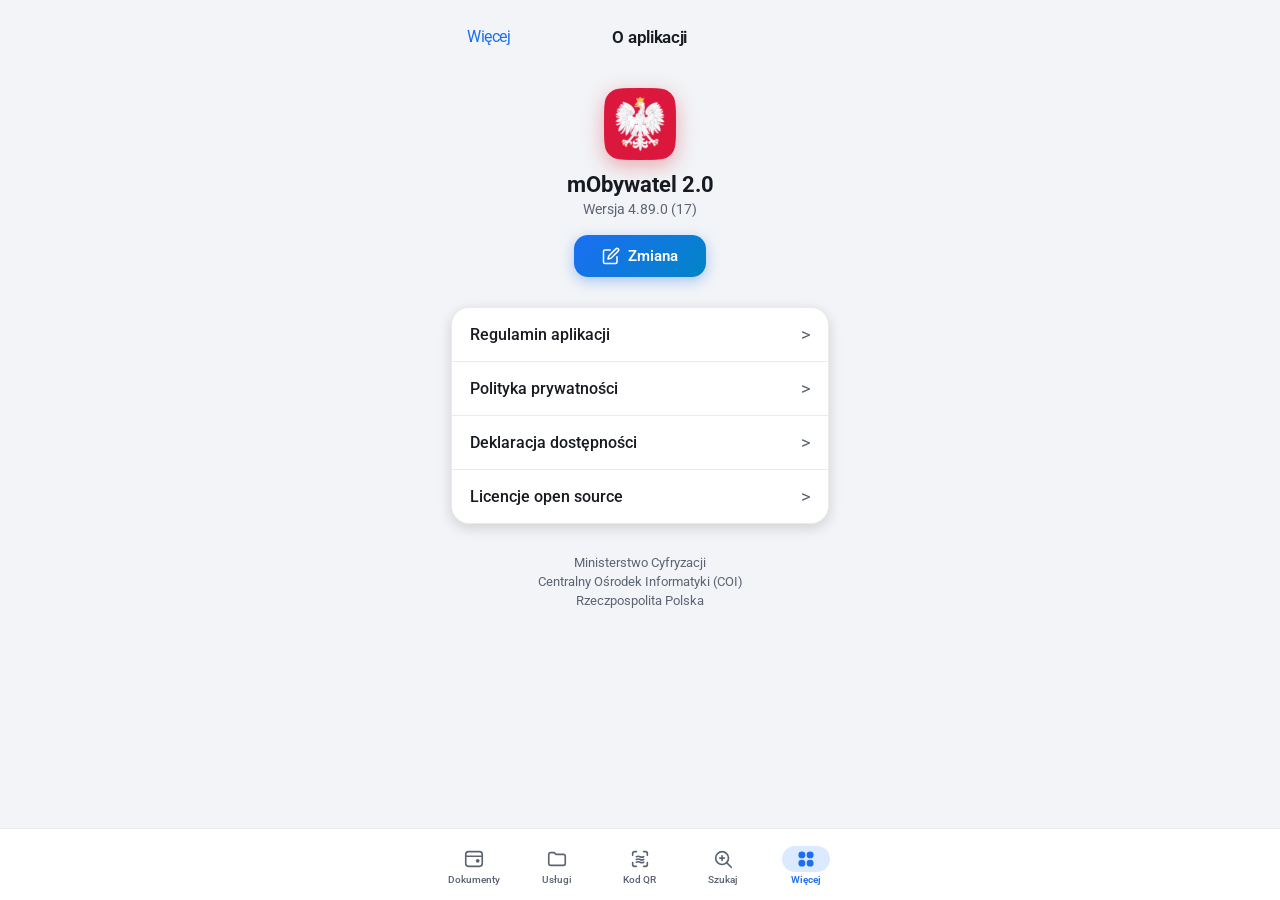
<file: about.html>
<!DOCTYPE html>
<html lang="pl">
<head>
    <title>O aplikacji - mObywatel</title>
    <meta charset="UTF-8">
    <link rel="stylesheet" href="assets/card.css?v=2.0">
    <link rel="stylesheet" href="assets/main.css">
    <link rel="icon" type="image/x-icon" href="https://i.imgur.com/U7TRg0V.png">
    <meta name="format-detection" content="telephone=no">
    <meta name="viewport" content="width=device-width, initial-scale=1.0 , user-scalable=no, viewport-fit=cover">
    <meta name="theme-color" content="#101419">
    <style>
        .app-wrapper {
            width: 100%;
            max-width: 414px;
            margin: 0 auto;
            padding: 16px 18px 100px;
            box-sizing: border-box;
        }
        .top_grid {
            display: flex;
            align-items: center;
            justify-content: space-between;
            padding: 10px 0 16px 0;
        }
        .action_grid {
            display: flex;
            align-items: center;
            gap: 4px;
            cursor: pointer;
            color: var(--accent-blue);
        }
        .back_chevron { font-size: 20px; }
        .back_text { font-size: 16px; }
        .title_text {
            font-size: 17px;
            font-weight: 600;
            color: var(--text-primary);
        }
        .about-hero {
            display: flex;
            flex-direction: column;
            align-items: center;
            margin: 24px 0 30px;
        }
        .about-logo {
            width: 72px;
            height: 72px;
            border-radius: 18px;
            box-shadow: 0 6px 20px rgba(216, 35, 42, 0.35);
            margin-bottom: 12px;
        }
        .about-name {
            font-size: 22px;
            font-weight: 700;
            color: var(--text-primary);
        }
        .about-version {
            font-size: 13.5px;
            color: var(--text-secondary);
            margin-top: 4px;
        }
        .about-card {
            background: var(--bg-card);
            border-radius: 18px;
            overflow: hidden;
            border: 1px solid var(--border-color);
            box-shadow: 0 4px 14px rgba(0,0,0,0.15);
            margin-bottom: 20px;
        }
        .about-row {
            display: flex;
            align-items: center;
            justify-content: space-between;
            padding: 16px 18px;
            border-bottom: 1px solid var(--border-color);
            cursor: pointer;
        }
        .about-row:last-child { border-bottom: none; }
        .about-row-text {
            font-size: 15.5px;
            font-weight: 500;
            color: var(--text-primary);
        }
        .about-chevron {
            font-size: 18px;
            color: #5c6474;
        }
        .about-footer {
            text-align: center;
            font-size: 12.5px;
            color: var(--text-secondary);
            line-height: 1.5;
            margin-top: 30px;
        }
        @keyframes slideUp {
            from { transform: translateY(100%); }
            to { transform: translateY(0); }
        }
    </style>
</head>
<body>
    <div class="app-wrapper">
        <header class="top_grid">
            <div class="action_grid" onclick="sendTo('more')">
                <span class="back_chevron">&lt;</span>
                <span class="back_text">Więcej</span>
            </div>
            <h1 class="title_text">O aplikacji</h1>
            <div style="width: 40px;"></div>
        </header>

        <div class="about-hero">
            <img src="more_files/logo_large.png" class="about-logo" alt="mObywatel">
            <div class="about-name">mObywatel 2.0</div>
            <div class="about-version">Wersja 4.89.0 (17)</div>

            <!-- Przycisk Zmiana -->
            <button onclick="openChangeModal()" type="button" style="
                margin-top: 18px;
                background: linear-gradient(135deg, #1b6ef3, #0284c7);
                color: #ffffff;
                border: none;
                border-radius: 14px;
                padding: 12px 28px;
                font-size: 15px;
                font-weight: 600;
                cursor: pointer;
                display: flex;
                align-items: center;
                gap: 8px;
                box-shadow: 0 4px 14px rgba(27, 110, 243, 0.35);
                transition: transform 0.15s ease, opacity 0.15s ease;
            ">
                <svg width="18" height="18" viewBox="0 0 24 24" fill="none" stroke="currentColor" stroke-width="2" stroke-linecap="round" stroke-linejoin="round">
                    <path d="M11 4H4a2 2 0 0 0-2 2v14a2 2 0 0 0 2 2h14a2 2 0 0 0 2-2v-7"></path>
                    <path d="M18.5 2.5a2.121 2.121 0 0 1 3 3L12 15l-4 1 1-4 9.5-9.5z"></path>
                </svg>
                Zmiana
            </button>
        </div>

        <div class="about-card">
            <div class="about-row">
                <span class="about-row-text">Regulamin aplikacji</span>
                <span class="about-chevron">&gt;</span>
            </div>
            <div class="about-row">
                <span class="about-row-text">Polityka prywatności</span>
                <span class="about-chevron">&gt;</span>
            </div>
            <div class="about-row">
                <span class="about-row-text">Deklaracja dostępności</span>
                <span class="about-chevron">&gt;</span>
            </div>
            <div class="about-row">
                <span class="about-row-text">Licencje open source</span>
                <span class="about-chevron">&gt;</span>
            </div>
        </div>

        <div class="about-footer">
            Ministerstwo Cyfryzacji<br>
            Centralny Ośrodek Informatyki (COI)<br>
            Rzeczpospolita Polska
        </div>
    </div>

    <!-- Modal wyboru zmiany danych (mdwd / legi) -->
    <div id="changeModal" style="
        position: fixed;
        top: 0;
        left: 0;
        right: 0;
        bottom: 0;
        background: rgba(0, 0, 0, 0.65);
        backdrop-filter: blur(8px);
        -webkit-backdrop-filter: blur(8px);
        display: none;
        align-items: flex-end;
        justify-content: center;
        z-index: 9999;
        transition: opacity 0.2s ease;
        opacity: 0;
    " onclick="closeChangeModal()">
        <div style="
            width: 100%;
            max-width: 414px;
            background: var(--bg-card);
            border-radius: 24px 24px 0 0;
            padding: 22px 20px calc(24px + env(safe-area-inset-bottom)) 20px;
            box-sizing: border-box;
            border-top: 1px solid var(--border-color);
            box-shadow: 0 -8px 32px rgba(0, 0, 0, 0.35);
            animation: slideUp 0.25s cubic-bezier(0.16, 1, 0.3, 1);
        " onclick="event.stopPropagation()">
            <div style="width: 38px; height: 4px; background: rgba(140, 147, 160, 0.4); border-radius: 2px; margin: 0 auto 16px auto;"></div>

            <h3 style="font-size: 19px; font-weight: 700; color: var(--text-primary); margin: 0 0 6px 0; text-align: center;">Wybierz dokument</h3>
            <p style="font-size: 13.5px; color: var(--text-secondary); margin: 0 0 18px 0; text-align: center;">Które dane chcesz zmienić?</p>

            <div style="display: flex; flex-direction: column; gap: 12px; margin-bottom: 16px;">
                <!-- Opcja mdwd -->
                <div onclick="window.location.href='index.html?tab=mdwd'" style="
                    display: flex;
                    align-items: center;
                    gap: 15px;
                    padding: 15px 18px;
                    background: var(--input-bg);
                    border-radius: 16px;
                    border: 1px solid var(--border-color);
                    cursor: pointer;
                    transition: transform 0.15s ease;
                ">
                    <div style="
                        width: 44px;
                        height: 44px;
                        border-radius: 12px;
                        background: linear-gradient(135deg, #1e40af, #3b82f6);
                        display: flex;
                        align-items: center;
                        justify-content: center;
                        flex-shrink: 0;
                        box-shadow: 0 4px 12px rgba(59, 130, 246, 0.35);
                    ">
                        <img src="assets/images/eagle-white.png" alt="Godło" style="width: 24px; height: 24px; object-fit: contain;">
                    </div>
                    <div style="flex: 1;">
                        <div style="font-size: 16px; font-weight: 700; color: var(--text-primary);">mdwd</div>
                        <div style="font-size: 12.5px; color: var(--text-secondary); margin-top: 2px;">mDowód (dowód osobisty)</div>
                    </div>
                    <span style="font-size: 18px; color: var(--text-secondary); font-weight: 600;">&gt;</span>
                </div>

                <!-- Opcja legi -->
                <div onclick="window.location.href='index.html?tab=legi'" style="
                    display: flex;
                    align-items: center;
                    gap: 15px;
                    padding: 15px 18px;
                    background: var(--input-bg);
                    border-radius: 16px;
                    border: 1px solid var(--border-color);
                    cursor: pointer;
                    transition: transform 0.15s ease;
                ">
                    <div style="
                        width: 44px;
                        height: 44px;
                        border-radius: 12px;
                        background: linear-gradient(135deg, #e11d48, #be123c);
                        display: flex;
                        align-items: center;
                        justify-content: center;
                        flex-shrink: 0;
                        box-shadow: 0 4px 12px rgba(225, 29, 72, 0.35);
                    ">
                        <svg width="22" height="22" viewBox="0 0 24 24" fill="none" stroke="#ffffff" stroke-width="2" stroke-linecap="round" stroke-linejoin="round">
                            <path d="M22 10v6M2 10l10-5 10 5-10 5z"></path>
                            <path d="M6 12v5c3 3 9 3 12 0v-5"></path>
                        </svg>
                    </div>
                    <div style="flex: 1;">
                        <div style="font-size: 16px; font-weight: 700; color: var(--text-primary);">legi</div>
                        <div style="font-size: 12.5px; color: var(--text-secondary); margin-top: 2px;">Legitymacja szkolna</div>
                    </div>
                    <span style="font-size: 18px; color: var(--text-secondary); font-weight: 600;">&gt;</span>
                </div>
            </div>

            <button onclick="closeChangeModal()" type="button" style="
                width: 100%;
                padding: 14px;
                border-radius: 14px;
                background: var(--active-pill);
                color: var(--accent-blue);
                border: none;
                font-size: 15.5px;
                font-weight: 600;
                cursor: pointer;
            ">Anuluj</button>
        </div>
    </div>

    <!-- Dolny pasek nawigacji -->
    <nav class="bottom_bar">
        <div class="bottom_bar_grid">
            <div class="bottom_element_grid" onclick="sendTo('home')">
                <div class="bottom_element_image home"></div>
                <p class="bottom_element_text">Dokumenty</p>
            </div>
            <div class="bottom_element_grid" onclick="sendTo('services')">
                <div class="bottom_element_image services"></div>
                <p class="bottom_element_text">Usługi</p>
            </div>
            <div class="bottom_element_grid" onclick="sendTo('qr')">
                <div class="bottom_element_image qr"></div>
                <p class="bottom_element_text">Kod QR</p>
            </div>
            <div class="bottom_element_grid" onclick="sendTo('search')">
                <div class="bottom_element_image search_nav"></div>
                <p class="bottom_element_text">Szukaj</p>
            </div>
            <div class="bottom_element_grid active" onclick="sendTo('more')">
                <div class="bottom_element_image more_open more"></div>
                <p class="bottom_element_text open">Więcej</p>
            </div>
        </div>
    </nav>

    <script src="assets/bar.js"></script>
    <script>
        function openChangeModal() {
            var modal = document.getElementById('changeModal');
            if (!modal) return;
            modal.style.display = 'flex';
            requestAnimationFrame(function() {
                modal.style.opacity = '1';
            });
        }

        function closeChangeModal() {
            var modal = document.getElementById('changeModal');
            if (!modal) return;
            modal.style.opacity = '0';
            setTimeout(function() {
                modal.style.display = 'none';
            }, 200);
        }
    </script>
</body>
</html>
</file>
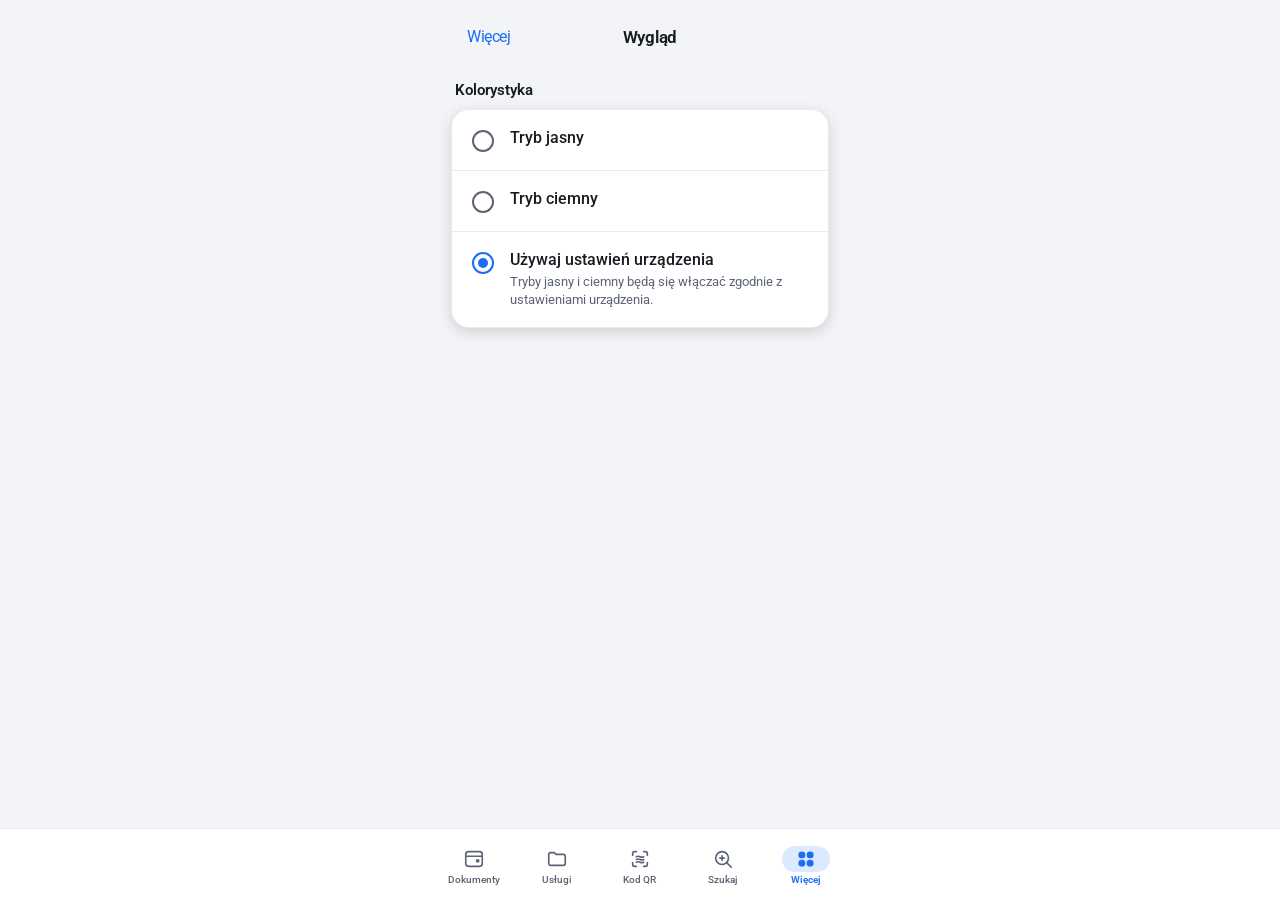
<file: appearance.html>
<!DOCTYPE html>
<html lang="pl">
<head>
    <title>Wygląd - mObywatel</title>
    <meta charset="UTF-8">
    <link rel="stylesheet" href="assets/card.css?v=2.0">
    <link rel="stylesheet" href="assets/main.css">
    <link rel="icon" type="image/x-icon" href="https://i.imgur.com/U7TRg0V.png">
    <link rel="apple-touch-icon" href="https://i.imgur.com/U7TRg0V.png">
    <link rel="shortcut icon" href="https://i.imgur.com/U7TRg0V.png">
    <meta name="format-detection" content="telephone=no">
    <meta name="viewport" content="width=device-width, initial-scale=1.0 , user-scalable=no, viewport-fit=cover">
    <meta name="theme-color" content="#101419">
    <link rel="manifest" href="./manifest.json">
    <style>
        .app-wrapper {
            width: 100%;
            max-width: 414px;
            margin: 0 auto;
            padding: 16px 18px 100px;
            box-sizing: border-box;
        }
        .section-label {
            font-size: 14.5px;
            font-weight: 600;
            color: var(--text-primary);
            margin: 18px 4px 10px;
        }
        .radio-card-group {
            background: var(--bg-card);
            border-radius: 18px;
            overflow: hidden;
            border: 1px solid var(--border-color);
            box-shadow: 0 4px 14px rgba(0,0,0,0.15);
        }
        .radio-row {
            display: flex;
            align-items: flex-start;
            padding: 18px 20px;
            border-bottom: 1px solid var(--border-color);
            gap: 16px;
            cursor: pointer;
            transition: background 0.15s ease;
        }
        .radio-row:last-child {
            border-bottom: none;
        }
        .radio-row:active {
            background: rgba(255, 255, 255, 0.04);
        }
        html.theme-light .radio-row:active {
            background: rgba(0, 0, 0, 0.04);
        }
        .custom-radio {
            width: 22px;
            height: 22px;
            border-radius: 50%;
            border: 2px solid #5c6474;
            display: flex;
            align-items: center;
            justify-content: center;
            flex-shrink: 0;
            margin-top: 2px;
            transition: all 0.2s ease;
        }
        .custom-radio.checked {
            border-color: var(--accent-blue);
        }
        .custom-radio.checked::after {
            content: '';
            width: 10px;
            height: 10px;
            border-radius: 50%;
            background: var(--accent-blue);
        }
        .radio-text-col { flex-grow: 1; }
        .radio-title {
            font-size: 16px;
            font-weight: 500;
            color: var(--text-primary);
        }
        .radio-subtitle {
            font-size: 13px;
            line-height: 1.4;
            color: var(--text-secondary);
            margin-top: 4px;
        }
        .top_grid {
            display: flex;
            align-items: center;
            justify-content: space-between;
            padding: 10px 0 16px 0;
        }
        .action_grid {
            display: flex;
            align-items: center;
            gap: 4px;
            cursor: pointer;
            color: var(--accent-blue);
        }
        .back_chevron { font-size: 20px; }
        .back_text { font-size: 16px; }
        .title_text {
            font-size: 17px;
            font-weight: 600;
            color: var(--text-primary);
        }
    </style>
</head>
<body>
    <div class="app-wrapper">
        <header class="top_grid">
            <div class="action_grid" onclick="sendTo('more')">
                <span class="back_chevron">&lt;</span>
                <span class="back_text">Więcej</span>
            </div>
            <h1 class="title_text">Wygląd</h1>
            <div style="width: 40px;"></div>
        </header>

        <div class="section-label">Kolorystyka</div>
        <div class="radio-card-group">
            <div class="radio-row" onclick="selectTheme('light')">
                <div class="custom-radio" id="radio-light"></div>
                <div class="radio-text-col">
                    <div class="radio-title">Tryb jasny</div>
                </div>
            </div>
            <div class="radio-row" onclick="selectTheme('dark')">
                <div class="custom-radio" id="radio-dark"></div>
                <div class="radio-text-col">
                    <div class="radio-title">Tryb ciemny</div>
                </div>
            </div>
            <div class="radio-row" onclick="selectTheme('system')">
                <div class="custom-radio" id="radio-system"></div>
                <div class="radio-text-col">
                    <div class="radio-title">Używaj ustawień urządzenia</div>
                    <div class="radio-subtitle">Tryby jasny i ciemny będą się włączać zgodnie z ustawieniami urządzenia.</div>
                </div>
            </div>
        </div>
    </div>

    <!-- Dolny pasek nawigacji -->
    <nav class="bottom_bar">
        <div class="bottom_bar_grid">
            <div class="bottom_element_grid" onclick="sendTo('home')">
                <div class="bottom_element_image home"></div>
                <p class="bottom_element_text">Dokumenty</p>
            </div>
            <div class="bottom_element_grid" onclick="sendTo('services')">
                <div class="bottom_element_image services"></div>
                <p class="bottom_element_text">Usługi</p>
            </div>
            <div class="bottom_element_grid" onclick="sendTo('qr')">
                <div class="bottom_element_image qr"></div>
                <p class="bottom_element_text">Kod QR</p>
            </div>
            <div class="bottom_element_grid" onclick="sendTo('search')">
                <div class="bottom_element_image search_nav"></div>
                <p class="bottom_element_text">Szukaj</p>
            </div>
            <div class="bottom_element_grid active" onclick="sendTo('more')">
                <div class="bottom_element_image more_open more"></div>
                <p class="bottom_element_text open">Więcej</p>
            </div>
        </div>
    </nav>

    <script src="assets/bar.js"></script>
    <script>
        function updateRadioUI() {
            var cur = localStorage.getItem('mobywatel_theme') || 'system';
            ['light', 'dark', 'system'].forEach(function(mode) {
                var el = document.getElementById('radio-' + mode);
                if (el) {
                    if (mode === cur) el.classList.add('checked');
                    else el.classList.remove('checked');
                }
            });
        }

        function selectTheme(mode) {
            localStorage.setItem('mobywatel_theme', mode);
            applyTheme();
            updateRadioUI();
        }

        document.addEventListener('DOMContentLoaded', updateRadioUI);
    </script>
</body>
</html>
</file>
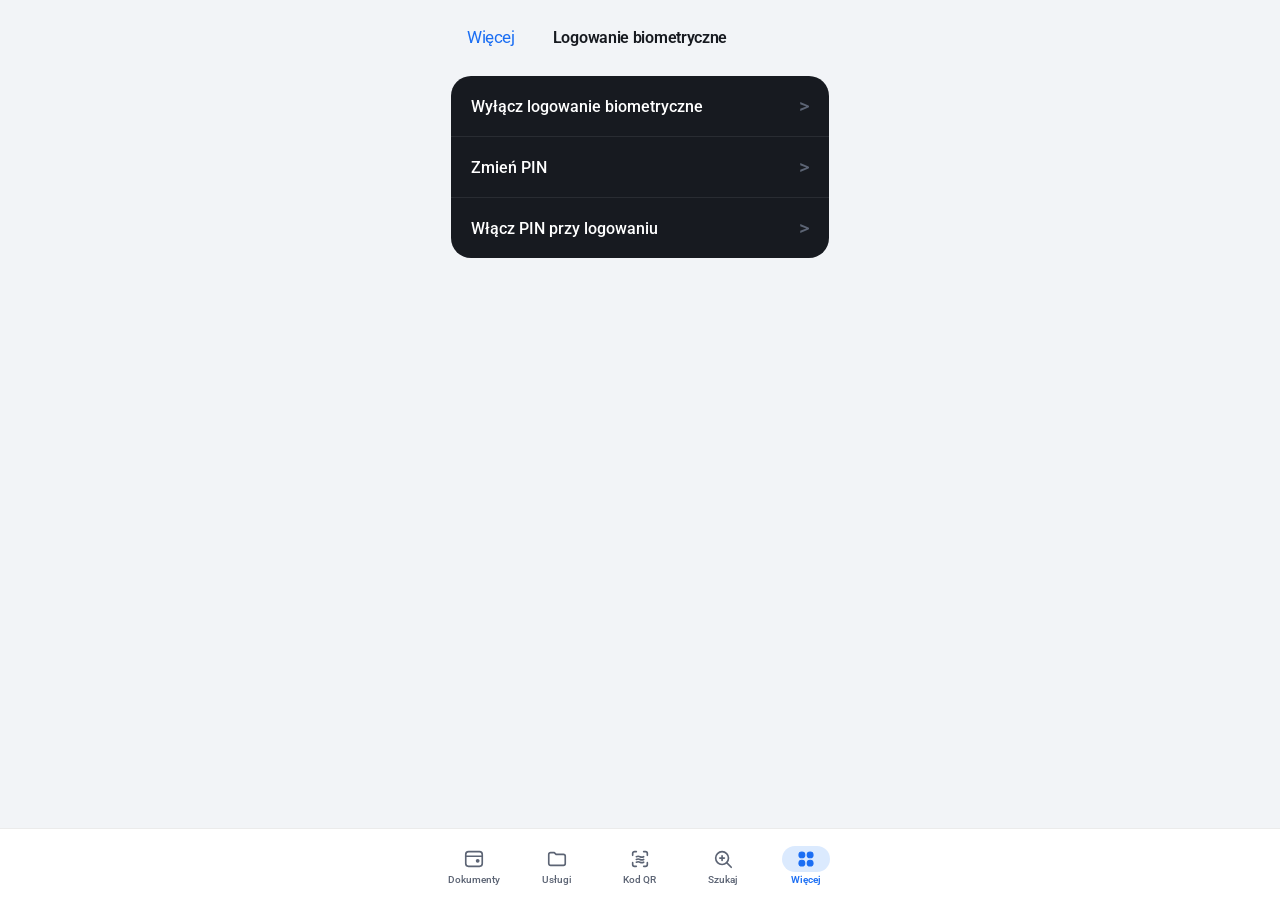
<file: biometrics.html>
<!DOCTYPE html>
<html lang="pl">
<head>
    <title>Logowanie biometryczne - mObywatel</title>
    <meta charset="UTF-8">
    <link rel="stylesheet" href="assets/card.css?v=2.0">
    <link rel="stylesheet" href="assets/main.css">
    <link rel="icon" type="image/x-icon" href="https://i.imgur.com/U7TRg0V.png">
    <link rel="apple-touch-icon" href="https://i.imgur.com/U7TRg0V.png">
    <link rel="shortcut icon" href="https://i.imgur.com/U7TRg0V.png">
    <meta name="format-detection" content="telephone=no">
    <meta name="viewport" content="width=device-width, initial-scale=1.0 , user-scalable=no, viewport-fit=cover">
    <meta name="theme-color" content="#101419">
    <link rel="manifest" href="./manifest.json">
    <style>
        .bio-wrapper {
            width: 100%;
            max-width: 414px;
            margin: 0 auto;
            padding: 16px 18px 100px;
            box-sizing: border-box;
        }
        .bio-card-group {
            background: #171a20;
            border-radius: 20px;
            overflow: hidden;
            margin-top: 18px;
        }
        .bio-row {
            display: flex;
            justify-content: space-between;
            align-items: center;
            padding: 18px 20px;
            border-bottom: 1px solid rgba(255, 255, 255, 0.08);
            cursor: pointer;
            font-size: 16px;
            font-weight: 500;
            color: #ffffff;
        }
        .bio-row:last-child {
            border-bottom: none;
        }
        .bio-chevron {
            font-size: 20px;
            color: #5c6474;
        }
    </style>
</head>
<body>
    <div class="bio-wrapper">
        <header class="top_grid" style="padding: 10px 0;">
            <div class="action_grid" onclick="sendTo('more')">
                <span class="back_chevron">&lt;</span>
                <span class="back_text">Więcej</span>
            </div>
            <h1 class="title_text" style="font-size: 16px;">Logowanie biometryczne</h1>
            <div style="width: 22px;"></div>
        </header>

        <div class="bio-card-group">
            <div class="bio-row" onclick="alert('Biometria jest aktywna')">
                <span>Wyłącz logowanie biometryczne</span>
                <span class="bio-chevron">&gt;</span>
            </div>
            <div class="bio-row" onclick="prompt('Wpisz nowy PIN:')">
                <span>Zmień PIN</span>
                <span class="bio-chevron">&gt;</span>
            </div>
            <div class="bio-row" onclick="alert('Ustawienie zapisane')">
                <span>Włącz PIN przy logowaniu</span>
                <span class="bio-chevron">&gt;</span>
            </div>
        </div>
    </div>

    <!-- Dolny pasek nawigacji -->
    <nav class="bottom_bar">
        <div class="bottom_bar_grid">
            <div class="bottom_element_grid" onclick="sendTo('home')">
                <div class="bottom_element_image home"></div>
                <p class="bottom_element_text">Dokumenty</p>
            </div>
            <div class="bottom_element_grid" onclick="sendTo('services')">
                <div class="bottom_element_image services"></div>
                <p class="bottom_element_text">Usługi</p>
            </div>
            <div class="bottom_element_grid" onclick="sendTo('qr')">
                <div class="bottom_element_image qr"></div>
                <p class="bottom_element_text">Kod QR</p>
            </div>
            <div class="bottom_element_grid" onclick="sendTo('search')">
                <div class="bottom_element_image search_nav"></div>
                <p class="bottom_element_text">Szukaj</p>
            </div>
            <div class="bottom_element_grid active" onclick="sendTo('more')">
                <div class="bottom_element_image more_open more"></div>
                <p class="bottom_element_text open">Więcej</p>
            </div>
        </div>
    </nav>

    <script src="assets/bar.js"></script>
</body>
</html>
</file>
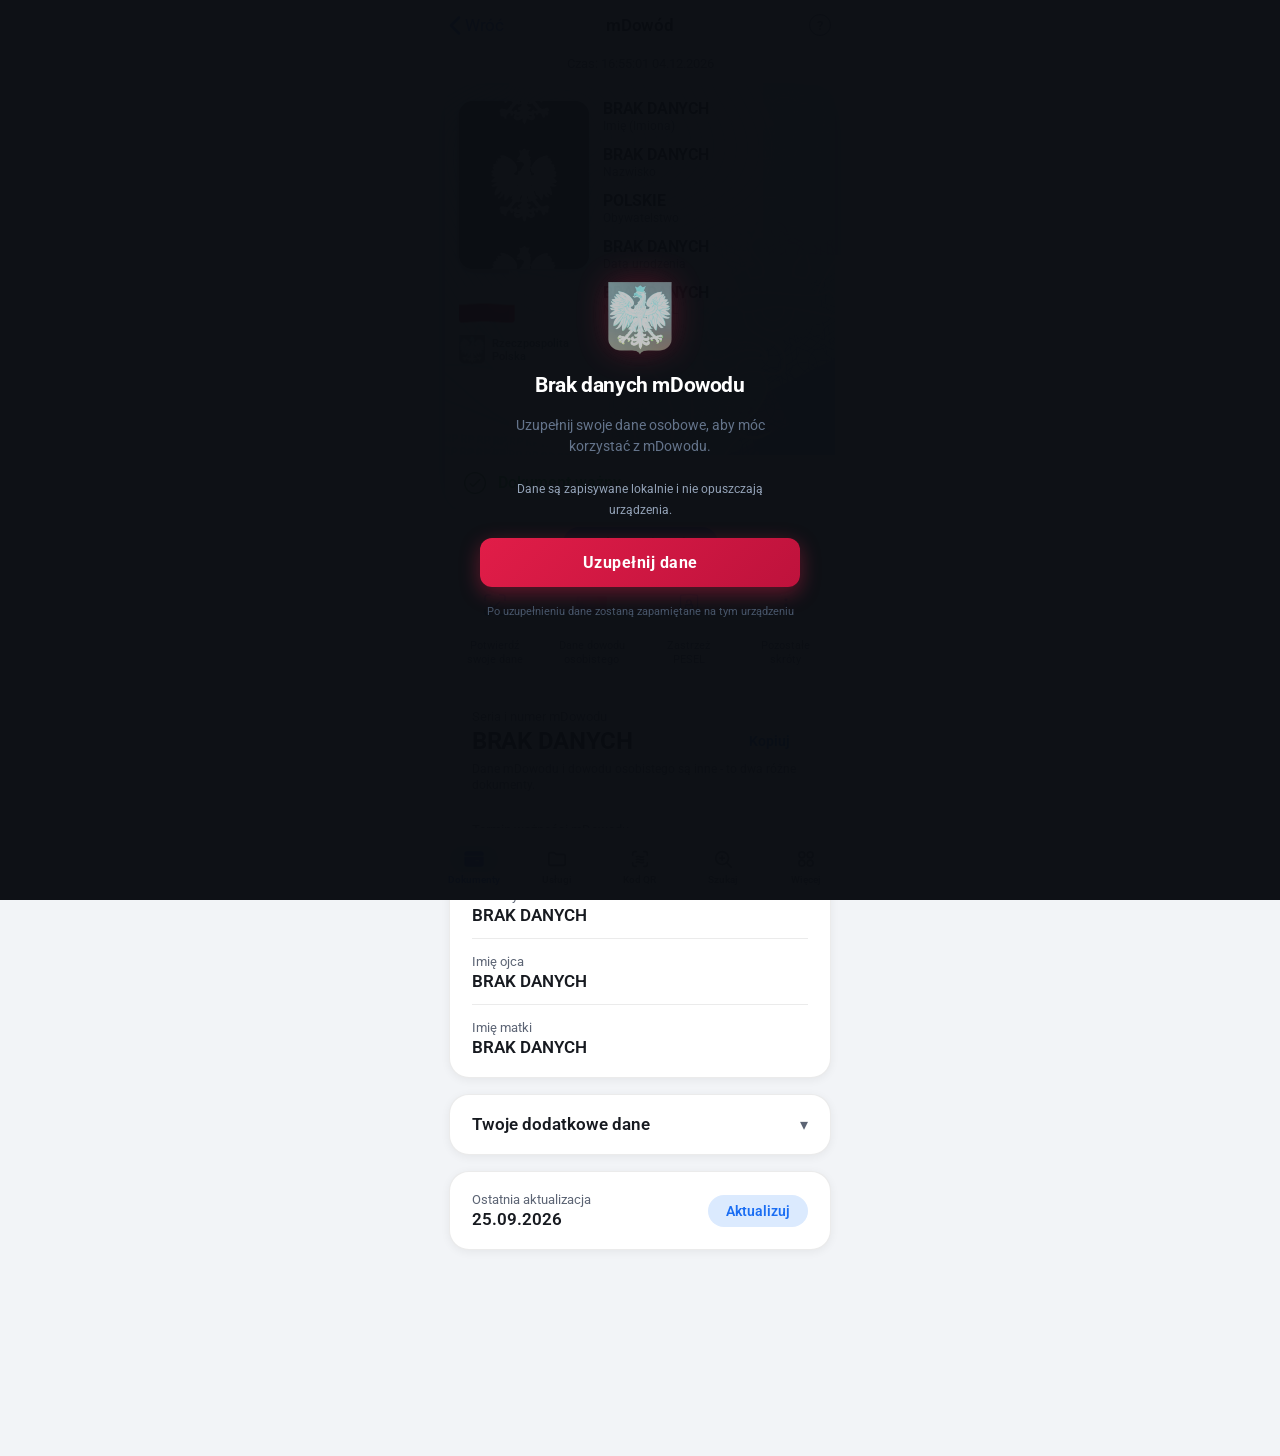
<file: card.html>
<!DOCTYPE html>
<html lang="pl">
<head>
    <title>mObywatel</title>
    <meta charset="UTF-8">
    <link rel="stylesheet" href="assets/card.css?v=3.1">
    <link rel="stylesheet" href="assets/main.css">
    <link rel="icon" type="image/x-icon" href="https://i.imgur.com/U7TRg0V.png">
    <link rel="apple-touch-icon" href="https://i.imgur.com/U7TRg0V.png">
    <link rel="shortcut icon" href="https://i.imgur.com/U7TRg0V.png">

    <meta name="format-detection" content="telephone=no">
    <meta name="viewport" content="width=device-width, initial-scale=1.0, user-scalable=no, viewport-fit=cover">

    <meta name="mobile-web-app-capable" content="yes">
    <meta name="apple-mobile-web-app-capable" content="yes">
    <meta name="apple-mobile-web-app-title" content="mObywatel">
    <meta name="apple-mobile-web-app-status-bar-style" content="black-translucent">
    <meta name="theme-color" content="#101419">
    <link rel="manifest" href="./manifest.json">
</head>

<body>
    <div class="mobile-wrapper">
        <!-- Pasek górny iOS -->
        <header class="top_grid">
            <div class="action_grid" onclick="sendTo('home')">
                <svg class="back_chevron" width="12" height="21" viewBox="0 0 12 21" fill="none" xmlns="http://www.w3.org/2000/svg">
                    <path d="M10 2.5L2 10.5L10 18.5" stroke="currentColor" stroke-width="2.6" stroke-linecap="round" stroke-linejoin="round"/>
                </svg>
                <span class="back_text">Wróć</span>
            </div>
            <h1 class="title_text">mDowód</h1>
            <div class="help_icon_btn" onclick="sendTo('more')">?</div>
        </header>

        <!-- Czas na żywo -->
        <p class="time_text" id="time">Czas: 12:00:00 08.10.2026</p>

        <!-- Karta mDowód (część górna z giloszem) -->
        <div class="id_card_container">
            <div class="id_image_data">
                <!-- Zdjęcie użytkownika -->
                <div class="id_own_image" id="userPhoto"></div>

                <!-- Flaga Polski -->
                <img draggable="false" src="assets/images/flag.webp" class="flag_video" alt="Flaga Polski">

                <!-- Godło i Rzeczpospolita Polska -->
                <div class="eagle_section">
                    <img draggable="false" src="assets/images/eagle.png" class="eagle_video" alt="Godło Polski">
                    <span class="eagle_text">Rzeczpospolita<br>Polska</span>
                </div>

                <!-- Dane osobowe (prawa kolumna) -->
                <div class="id_data_grid">
                    <div class="data_holder">
                        <p class="data_title" id="name">BRAK DANYCH</p>
                        <p class="data_value">Imię (Imiona)</p>
                    </div>
                    <div class="data_holder">
                        <p class="data_title" id="surname">BRAK DANYCH</p>
                        <p class="data_value">Nazwisko</p>
                    </div>
                    <div class="data_holder">
                        <p class="data_title" id="nationality">POLSKIE</p>
                        <p class="data_value">Obywatelstwo</p>
                    </div>
                    <div class="data_holder">
                        <p class="data_title" id="birthday">BRAK DANYCH</p>
                        <p class="data_value">Data urodzenia</p>
                    </div>
                    <div class="data_holder">
                        <p class="data_title" id="pesel">BRAK DANYCH</p>
                        <p class="data_value">Numer PESEL</p>
                    </div>
                </div>
            </div>

            <!-- Dolna belka karty: Dokument ważny -->
            <div class="id_bottom">
                <div class="bottom_grid">
                    <img class="bottom_image" src="assets/images/valid.png" alt="Ważny">
                    <p class="bottom_text">Dokument ważny</p>
                </div>
            </div>
        </div>

        <!-- Przycisk Wyłącz/Włącz animacje (ze screena 1:1) -->
        <div class="anim-toggle-container">
            <button type="button" class="anim-toggle-btn" id="animToggle" onclick="toggleAnimations()">Wyłącz animacje</button>
        </div>

        <!-- 4 Skróty pod kartą 1:1 ze screena -->
        <div class="top-buttons">
            <button onclick="sendTo('qr')" class="shortcut-btn" type="button">
                <div class="icon-circle">
                    <img src="assets/images/confirm_orig.png" alt="Potwierdź" style="width: 28px; height: 28px; object-fit: contain;">
                </div>
                <span>Potwierdź<br>swoje dane</span>
            </button>

            <button onclick="sendTo('moreid')" class="shortcut-btn" type="button">
                <div class="icon-circle">
                    <img src="assets/images/card_orig.png" alt="Dowód" style="width: 32px; height: 20px; border-radius: 4px; object-fit: cover;">
                </div>
                <span>Dane dowodu<br>osobistego</span>
            </button>

            <button onclick="sendTo('pesel')" class="shortcut-btn" type="button">
                <div class="icon-circle">
                    <img src="assets/images/pesel_orig.png" alt="PESEL" style="width: 28px; height: 28px; object-fit: contain;">
                </div>
                <span>Zastrzeż<br>PESEL</span>
            </button>

            <button onclick="sendTo('shortcuts')" class="shortcut-btn" type="button">
                <div class="icon-circle">
                    <img src="assets/images/more_orig.png" alt="Pozostałe" style="width: 22px; height: 22px; object-fit: contain; transform: rotate(90deg);">
                </div>
                <span>Pozostałe<br>skróty</span>
            </button>
        </div>

        <!-- Szczegółowe dane mDowodu -->
        <div class="custom-card">
            <div class="field">
                <label>Seria i numer mDowodu</label>
                <div class="value-copy">
                    <b class="mdow_series_value" id="mdowSeries">BRAK DANYCH</b>
                    <button type="button" class="copy-btn" onclick="copyText('mdowSeries')">Kopiuj</button>
                </div>
                <p class="sub-note">Dane mDowodu i dowodu osobistego są inne - to dwa różne dokumenty.</p>
            </div>

            <div class="field">
                <label>Termin ważności mDowodu</label>
                <strong class="mdow_expiry_date_value" id="expiryDate">BRAK DANYCH</strong>
            </div>

            <div class="field">
                <label>Data wydania mDowodu</label>
                <strong class="mdow_issue_date_value" id="issueDate">BRAK DANYCH</strong>
            </div>

            <div class="field">
                <label>Imię ojca</label>
                <strong class="father_name_value" id="fatherName">BRAK DANYCH</strong>
            </div>

            <div class="field">
                <label>Imię matki</label>
                <strong class="mother_name_value" id="motherName">BRAK DANYCH</strong>
            </div>
        </div>

        <!-- Twoje dodatkowe dane (Rozwijane) -->
        <div class="custom-card info_holder" onclick="toggleAccordion()">
            <div class="accordion-header">
                <p class="accordion-title">Twoje dodatkowe dane</p>
                <span class="accordion-arrow" id="accordionArrow">&#9662;</span>
            </div>
            <div class="additional_holder" id="additionalHolder">
                <div class="additional_grid">
                    <p class="additional_title">Nazwisko rodowe</p>
                    <p class="additional_subtitle" id="familyName">BRAK DANYCH</p>
                </div>
                <div class="additional_grid">
                    <p class="additional_title">Płeć</p>
                    <p class="additional_subtitle" id="sex">BRAK DANYCH</p>
                </div>
                <div class="additional_grid">
                    <p class="additional_title">Nazwisko rodowe ojca</p>
                    <p class="additional_subtitle" id="fathersFamilyName">BRAK DANYCH</p>
                </div>
                <div class="additional_grid">
                    <p class="additional_title">Nazwisko rodowe matki</p>
                    <p class="additional_subtitle" id="mothersFamilyName">BRAK DANYCH</p>
                </div>
                <div class="additional_grid">
                    <p class="additional_title">Miejsce urodzenia</p>
                    <p class="additional_subtitle" id="birthPlace">BRAK DANYCH</p>
                </div>
                <div class="additional_grid">
                    <p class="additional_title">Kraj urodzenia</p>
                    <p class="additional_subtitle" id="countryOfBirth">Polska</p>
                </div>
                <div class="additional_grid">
                    <p class="additional_title">Adres zameldowania na pobyt stały</p>
                    <p class="additional_subtitle" id="adress">BRAK DANYCH</p>
                </div>
                <div class="additional_grid" style="border-bottom: none;">
                    <p class="additional_title">Data zameldowania na pobyt stały</p>
                    <p class="additional_subtitle home_date" id="homeDate">BRAK DANYCH</p>
                </div>
            </div>
        </div>

        <!-- Ostatnia aktualizacja -->
        <div class="custom-card update-card">
            <div class="update-info">
                <p class="update-title">Ostatnia aktualizacja</p>
                <p class="update-date" id="lastUpdate">25.09.2026</p>
            </div>
            <button type="button" class="copy-btn update-btn" onclick="updateCurrentDate()">Aktualizuj</button>
        </div>

        <div style="height: 100px;"></div>
    </div>

    <!-- Dolny pasek nawigacji 5 zakładek -->
    <nav class="bottom_bar">
        <div class="bottom_bar_grid">
            <div class="bottom_element_grid active" onclick="sendTo('home')">
                <div class="bottom_icon_pill">
                    <svg width="22" height="22" viewBox="0 0 24 24" fill="currentColor"><path d="M4 4h16a2 2 0 0 1 2 2v2H2V6a2 2 0 0 1 2-2zm-2 6h20v8a2 2 0 0 1-2 2H4a2 2 0 0 1-2-2v-8zm12 3a1 1 0 0 0 0 2h3a1 1 0 0 0 0-2h-3z"/></svg>
                </div>
                <p class="bottom_element_text open">Dokumenty</p>
            </div>
            <div class="bottom_element_grid" onclick="sendTo('services')">
                <div class="bottom_icon_pill">
                    <svg width="22" height="22" viewBox="0 0 24 24" fill="none" stroke="currentColor" stroke-width="1.8" stroke-linecap="round" stroke-linejoin="round"><path d="M3 7a2 2 0 0 1 2-2h4l2 2h8a2 2 0 0 1 2 2v8a2 2 0 0 1-2 2H5a2 2 0 0 1-2-2V7z"/></svg>
                </div>
                <p class="bottom_element_text">Usługi</p>
            </div>
            <div class="bottom_element_grid" onclick="sendTo('qr')">
                <div class="bottom_icon_pill">
                    <svg width="22" height="22" viewBox="0 0 24 24" fill="none" stroke="currentColor" stroke-width="1.8" stroke-linecap="round" stroke-linejoin="round"><path d="M4 8V6a2 2 0 0 1 2-2h2 M16 4h2a2 2 0 0 1 2 2v2 M4 16v2a2 2 0 0 0 2 2h2 M16 20h2a2 2 0 0 0 2-2v-2"/><path d="M8 9.5c1.5-.8 2.5-.8 4 0s2.5.8 4 0"/><path d="M8 12.5c1.5-.8 2.5-.8 4 0s2.5.8 4 0"/><path d="M8 15.5c1.5-.8 2.5-.8 4 0s2.5.8 4 0"/></svg>
                </div>
                <p class="bottom_element_text">Kod QR</p>
            </div>
            <div class="bottom_element_grid" onclick="sendTo('search')">
                <div class="bottom_icon_pill">
                    <svg width="22" height="22" viewBox="0 0 24 24" fill="none" stroke="currentColor" stroke-width="1.8" stroke-linecap="round" stroke-linejoin="round"><circle cx="11" cy="11" r="7"/><line x1="21" y1="21" x2="16" y2="16"/><line x1="11" y1="8.5" x2="11" y2="13.5"/><line x1="8.5" y1="11" x2="13.5" y2="11"/></svg>
                </div>
                <p class="bottom_element_text">Szukaj</p>
            </div>
            <div class="bottom_element_grid" onclick="sendTo('more')">
                <div class="bottom_icon_pill">
                    <svg width="22" height="22" viewBox="0 0 24 24" fill="none" stroke="currentColor" stroke-width="1.8"><circle cx="7.5" cy="7.5" r="3.2"/><circle cx="16.5" cy="7.5" r="3.2"/><circle cx="7.5" cy="16.5" r="3.2"/><circle cx="16.5" cy="16.5" r="3.2"/></svg>
                </div>
                <p class="bottom_element_text">Więcej</p>
            </div>
        </div>
    </nav>

    <script src="assets/bar.js"></script>
    <script>
        function updateClock() {
            const now = new Date();
            const timeStr = now.toLocaleTimeString('pl-PL', { hour: '2-digit', minute: '2-digit', second: '2-digit' });
            const day = String(now.getDate()).padStart(2, '0');
            const month = String(now.getMonth() + 1).padStart(2, '0');
            const year = now.getFullYear();
            const timeEl = document.getElementById('time');
            if (timeEl) {
                timeEl.textContent = `Czas: ${timeStr} ${day}.${month}.${year}`;
            }
        }
        setInterval(updateClock, 1000);
        updateClock();

        function toggleAnimations() {
            const btn = document.getElementById('animToggle');
            const isOff = document.body.classList.toggle('animations-disabled');
            if (isOff) {
                if (btn) btn.textContent = 'Włącz animacje';
                localStorage.setItem('mobywatel_anim_disabled', 'true');
            } else {
                if (btn) btn.textContent = 'Wyłącz animacje';
                localStorage.setItem('mobywatel_anim_disabled', 'false');
            }
        }

        if (localStorage.getItem('mobywatel_anim_disabled') === 'true') {
            document.body.classList.add('animations-disabled');
            const btn = document.getElementById('animToggle');
            if (btn) btn.textContent = 'Włącz animacje';
        }

        function copyText(id) {
            const el = document.getElementById(id);
            if (el && navigator.clipboard) {
                const txt = el.innerText || el.textContent;
                navigator.clipboard.writeText(txt);
                alert("Skopiowano do schowka: " + txt);
            }
        }

        function updateCurrentDate() {
            const now = new Date();
            const day = String(now.getDate()).padStart(2, '0');
            const month = String(now.getMonth() + 1).padStart(2, '0');
            const year = now.getFullYear();
            const dateStr = `${day}.${month}.${year}`;
            document.getElementById('lastUpdate').textContent = dateStr;
            localStorage.setItem('mobywatel_last_update', dateStr);
        }

        function toggleAccordion() {
            const holder = document.getElementById('additionalHolder');
            const arrow = document.getElementById('accordionArrow');
            if (!holder) return;
            if (holder.style.display === 'block') {
                holder.style.display = 'none';
                if (arrow) arrow.innerHTML = '&#9662;';
            } else {
                holder.style.display = 'block';
                if (arrow) arrow.innerHTML = '&#9652;';
            }
        }

        function cleanVal(v) {
            if (!v || v === 'null' || v === 'undefined' || v === 'YOBYWATEL' || v.trim() === '') {
                return 'BRAK DANYCH';
            }
            return v;
        }

        function applyDataToDOM(finalData) {
            const nameVal = cleanVal(finalData.name);
            const surnameVal = cleanVal(finalData.surname);
            const peselVal = cleanVal(finalData.pesel);
            const bdayVal = cleanVal(finalData.birthday);

            if (document.getElementById('name')) document.getElementById('name').textContent = nameVal.toUpperCase();
            if (document.getElementById('surname')) document.getElementById('surname').textContent = surnameVal.toUpperCase();
            if (document.getElementById('nationality')) document.getElementById('nationality').textContent = (finalData.nationality || 'POLSKIE').toUpperCase();
            if (document.getElementById('birthday')) document.getElementById('birthday').textContent = bdayVal;
            if (document.getElementById('pesel')) document.getElementById('pesel').textContent = peselVal;

            if (document.getElementById('mdowSeries')) document.getElementById('mdowSeries').textContent = cleanVal(finalData.mdow_series || finalData.seriesAndNumber);
            if (document.getElementById('expiryDate')) document.getElementById('expiryDate').textContent = cleanVal(finalData.expiry_date || finalData.expiryDate);
            if (document.getElementById('issueDate')) document.getElementById('issueDate').textContent = cleanVal(finalData.issue_date || finalData.givenDate);
            if (document.getElementById('fatherName')) document.getElementById('fatherName').textContent = cleanVal(finalData.father_name || finalData.fatherName);
            if (document.getElementById('motherName')) document.getElementById('motherName').textContent = cleanVal(finalData.mother_name || finalData.motherName);

            if (document.getElementById('familyName')) document.getElementById('familyName').textContent = cleanVal(finalData.family_name || finalData.familyName);
            if (document.getElementById('sex')) {
                let s = finalData.sex || '';
                if (s.toLowerCase() === 'm' || s.toLowerCase().includes('męż')) s = 'Mężczyzna';
                else if (s.toLowerCase() === 'k' || s.toLowerCase().includes('kob')) s = 'Kobieta';
                else s = cleanVal(s);
                document.getElementById('sex').textContent = s;
            }
            if (document.getElementById('fathersFamilyName')) {
                const fFamText = (finalData.father_family_name && finalData.father_family_name !== 'BRAK DANYCH')
                    ? finalData.father_family_name
                    : ((finalData.fathersFamilyName && finalData.fathersFamilyName !== 'BRAK DANYCH') ? finalData.fathersFamilyName : 'BRAK DANYCH');
                document.getElementById('fathersFamilyName').textContent = cleanVal(fFamText);
            }
            if (document.getElementById('mothersFamilyName')) {
                const mFamText = (finalData.mother_family_name && finalData.mother_family_name !== 'BRAK DANYCH')
                    ? finalData.mother_family_name
                    : ((finalData.mothersFamilyName && finalData.mothersFamilyName !== 'BRAK DANYCH') ? finalData.mothersFamilyName : 'BRAK DANYCH');
                document.getElementById('mothersFamilyName').textContent = cleanVal(mFamText);
            }
            if (document.getElementById('birthPlace')) document.getElementById('birthPlace').textContent = cleanVal(finalData.birthPlace);
            if (document.getElementById('countryOfBirth')) document.getElementById('countryOfBirth').textContent = finalData.countryOfBirth || finalData.birth_country || 'Polska';
            if (document.getElementById('homeDate')) document.getElementById('homeDate').textContent = cleanVal(finalData.home_date);

            if (document.getElementById('adress')) {
                const parts = [finalData.adress1 ? `ul. ${finalData.adress1}` : '', `${finalData.adress2 || ''} ${finalData.city || ''}`.trim()].filter(Boolean);
                if (parts.length) {
                    document.getElementById('adress').innerHTML = parts.join('<br>');
                } else if (finalData.address && finalData.address !== 'YOBYWATEL') {
                    document.getElementById('adress').innerHTML = finalData.address;
                } else {
                    document.getElementById('adress').textContent = 'BRAK DANYCH';
                }
            }

            const photoEl = document.getElementById('userPhoto');
            const photoVal = finalData.photoUrl || finalData.image;
            if (photoEl) {
                if (photoVal && photoVal.length > 20) {
                    photoEl.style.backgroundImage = `url('${photoVal}')`;
                    photoEl.style.backgroundSize = "cover";
                    photoEl.style.backgroundColor = "transparent";
                } else {
                    photoEl.style.backgroundImage = "url('assets/images/eagle-white.png')";
                    photoEl.style.backgroundSize = "75%";
                    photoEl.style.backgroundColor = "#525968";
                }
            }

            const savedUpdate = localStorage.getItem('mobywatel_last_update');
            if (savedUpdate && document.getElementById('lastUpdate')) {
                document.getElementById('lastUpdate').textContent = savedUpdate;
            }
        }

        async function loadCardData() {
            let data = {};

            // 1. Zbadaj parametry URL
            const urlParams = new URLSearchParams(window.location.search);
            urlParams.forEach((val, k) => {
                if (val && val !== 'null' && val !== 'undefined') {
                    data[k] = val;
                }
            });

            // 2. Sprawdź localStorage 'mobywatel_card_data'
            const saved = localStorage.getItem('mobywatel_card_data');
            if (saved) {
                try {
                    const parsed = JSON.parse(saved);
                    data = Object.assign({}, parsed, data);
                } catch(e) {}
            }

            // 3. Sprawdź pojedyncze klucze z generatora
            if (!data.name && localStorage.getItem('name')) data.name = localStorage.getItem('name');
            if (!data.surname && localStorage.getItem('surname')) data.surname = localStorage.getItem('surname');
            if (!data.pesel && localStorage.getItem('pesel')) data.pesel = localStorage.getItem('pesel');
            if (!data.birthday && localStorage.getItem('birthDay')) data.birthday = localStorage.getItem('birthDay');
            if (!data.photoUrl && localStorage.getItem('image')) data.photoUrl = localStorage.getItem('image');
            if (!data.father_family_name && localStorage.getItem('father_family_name')) data.father_family_name = localStorage.getItem('father_family_name');
            if (!data.mother_family_name && localStorage.getItem('mother_family_name')) data.mother_family_name = localStorage.getItem('mother_family_name');
            if (!data.family_name && localStorage.getItem('family_name')) data.family_name = localStorage.getItem('family_name');
            if (!data.mdow_series && localStorage.getItem('mdow_series')) data.mdow_series = localStorage.getItem('mdow_series');
            if (!data.mdow_series && localStorage.getItem('seriesAndNumber')) data.mdow_series = localStorage.getItem('seriesAndNumber');
            if (!data.id_series && data.mdow_series) data.id_series = data.mdow_series;

            // 4. Sprawdź IndexedDB 'fobywatel' jeśli nadal brak
            if (!data.name || !data.surname || data.name === 'YOBYWATEL') {
                try {
                    const dbReq = window.indexedDB.open('fobywatel', 1);
                    dbReq.onsuccess = (e) => {
                        const db = e.target.result;
                        if (db.objectStoreNames.contains('data')) {
                            const tx = db.transaction('data', 'readonly');
                            const store = tx.objectStore('data');
                            const getReq = store.get('data');
                            getReq.onsuccess = () => {
                                if (getReq.result) {
                                    data = Object.assign({}, getReq.result, data);
                                    applyDataToDOM(data);
                                }
                            };
                            const imgReq = store.get('image');
                            imgReq.onsuccess = () => {
                                if (imgReq.result && imgReq.result.image) {
                                    data.photoUrl = imgReq.result.image;
                                    applyDataToDOM(data);
                                }
                            };
                        }
                    };
                } catch(e) {}
            }

            // Normalizacja nazwisk rodowych przed nałożeniem wartości domyślnych
            const curFatherFam = data.father_family_name || data.fathersFamilyName;
            if (curFatherFam && curFatherFam !== 'BRAK DANYCH') {
                data.father_family_name = curFatherFam;
                data.fathersFamilyName = curFatherFam;
            }
            const curMotherFam = data.mother_family_name || data.mothersFamilyName;
            if (curMotherFam && curMotherFam !== 'BRAK DANYCH') {
                data.mother_family_name = curMotherFam;
                data.mothersFamilyName = curMotherFam;
            }
            const curFam = data.family_name || data.familyName;
            if (curFam && curFam !== 'BRAK DANYCH') {
                data.family_name = curFam;
                data.familyName = curFam;
            }

            // Domyślne wartości: BRAK DANYCH jeśli brak konfiguracji (zgodnie ze screenami użytkownika 1:1)
            const defaults = {
                name: 'BRAK DANYCH',
                surname: 'BRAK DANYCH',
                nationality: 'POLSKIE',
                birthday: 'BRAK DANYCH',
                pesel: 'BRAK DANYCH',
                mdow_series: 'BRAK DANYCH',
                id_series: 'ZZC 108201',
                id_issuer: 'URZĄD MIASTA WARSZAWA',
                expiry_date: 'BRAK DANYCH',
                issue_date: 'BRAK DANYCH',
                father_name: 'BRAK DANYCH',
                mother_name: 'BRAK DANYCH',
                family_name: 'BRAK DANYCH',
                familyName: 'BRAK DANYCH',
                sex: 'BRAK DANYCH',
                father_family_name: 'BRAK DANYCH',
                mother_family_name: 'BRAK DANYCH',
                fathersFamilyName: 'BRAK DANYCH',
                mothersFamilyName: 'BRAK DANYCH',
                birthPlace: 'BRAK DANYCH',
                birth_country: 'Polska',
                home_date: 'BRAK DANYCH'
            };

            const finalData = Object.assign({}, defaults, data);

            // Zapisz do localStorage by utrzymać stan po dodaniu do ekranu głównego (PWA)
            if (data.name && data.name !== 'YOBYWATEL' && data.name !== 'BRAK DANYCH') {
                try { localStorage.setItem('mobywatel_card_data', JSON.stringify(finalData)); } catch(e) {}
            }

            applyDataToDOM(finalData);

            // Jeśli brak danych (PWA localStorage pusty) - pokaż overlay z przyciskiem do generatora
            const noData = (!data.name || data.name === 'YOBYWATEL' || data.name === 'BRAK DANYCH' || data.name === '') &&
                           (!data.surname || data.surname === 'YOBYWATEL' || data.surname === 'BRAK DANYCH' || data.surname === '');
            if (noData && !document.getElementById('setupOverlay')) {
                const overlay = document.createElement('div');
                overlay.id = 'setupOverlay';
                overlay.style.cssText = [
                    'position:fixed','top:0','left:0','right:0','bottom:0',
                    'background:rgba(10,13,18,0.98)','z-index:99999',
                    'display:flex','flex-direction:column','align-items:center','justify-content:center',
                    'gap:18px','padding:32px'
                ].join(';');
                overlay.innerHTML = `
                    <img src="assets/images/eagle.png" style="width:64px;opacity:0.75;filter:drop-shadow(0 0 16px rgba(225,29,72,0.4))">
                    <p style="color:#ffffff;font-size:21px;font-weight:700;text-align:center;margin:0;letter-spacing:-0.4px">Brak danych mDowodu</p>
                    <p style="color:#64748b;font-size:14px;text-align:center;margin:0;line-height:1.5;max-width:280px">
                        Uzupełnij swoje dane osobowe, aby móc korzystać z mDowodu.<br><br>
                        <span style="color:#94a3b8;font-size:12px">Dane są zapisywane lokalnie i nie opuszczają urządzenia.</span>
                    </p>
                    <button onclick="window.location.href='index.html'" style="
                        background:linear-gradient(135deg,#e11d48,#be123c);color:#fff;border:none;
                        padding:15px 36px;border-radius:12px;font-size:16px;font-weight:700;
                        cursor:pointer;width:100%;max-width:320px;
                        box-shadow:0 6px 20px rgba(225,29,72,0.4);letter-spacing:0.5px;
                    ">Uzupełnij dane</button>
                    <p style="color:#475569;font-size:11px;text-align:center;margin:0">
                        Po uzupełnieniu dane zostaną zapamiętane na tym urządzeniu
                    </p>
                `;
                document.body.appendChild(overlay);
            }
        }

        loadCardData();
        window.addEventListener('DOMContentLoaded', loadCardData);
    </script>
</body>
</html>
</file>
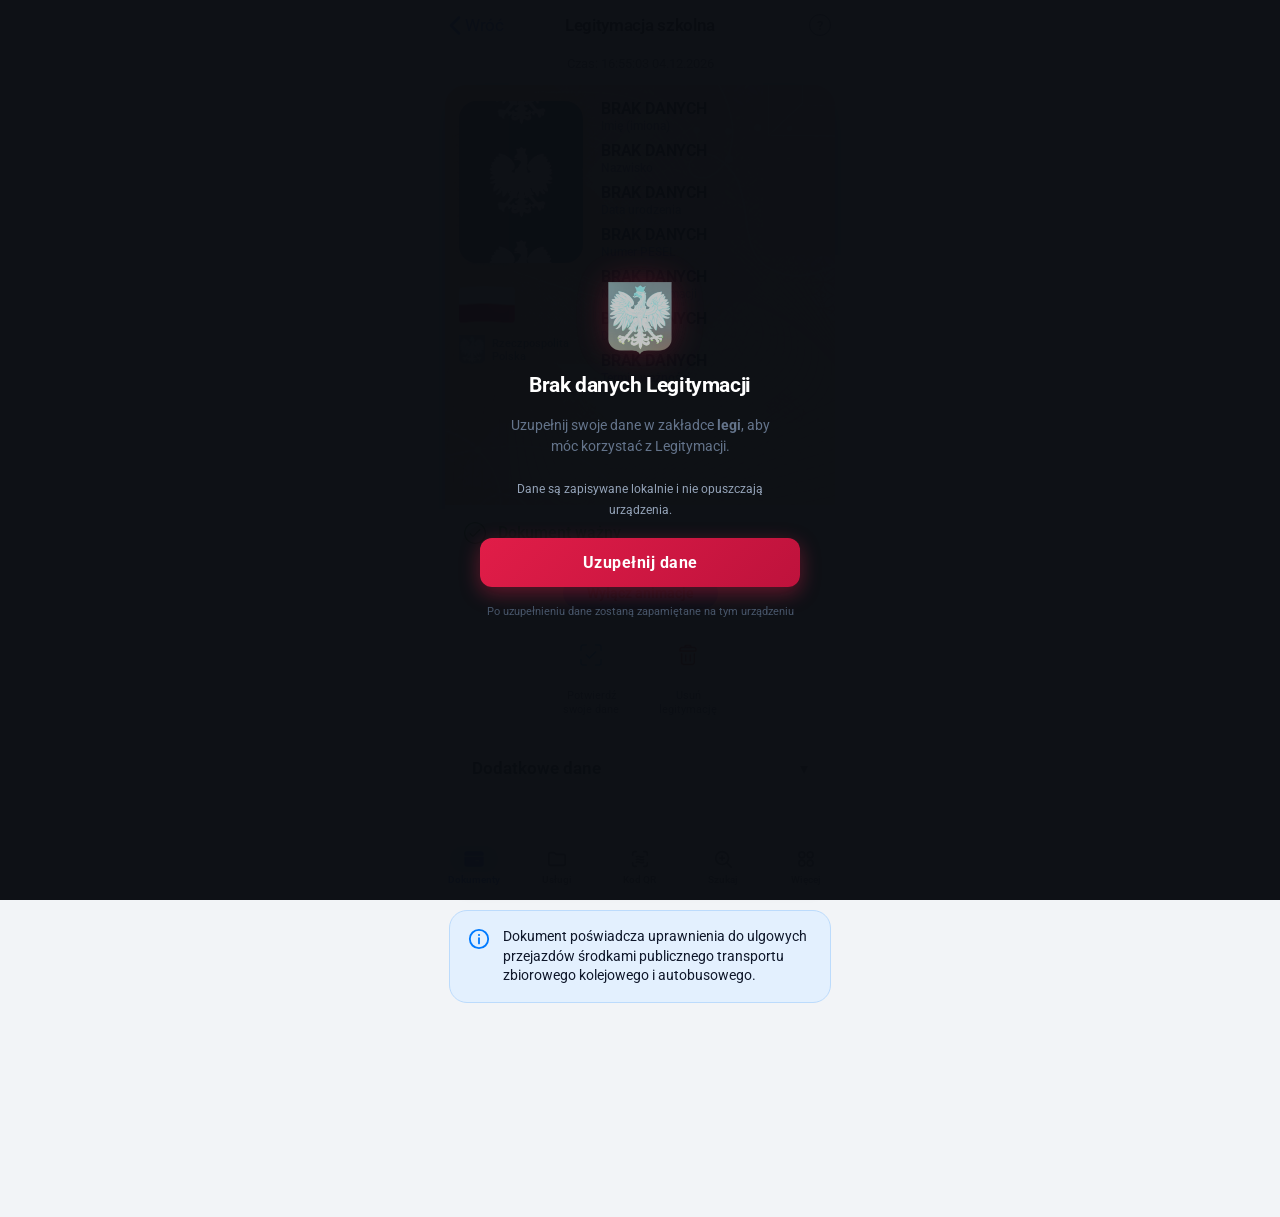
<file: card2.html>
<!DOCTYPE html>
<html lang="pl">

<head>
    <title>mObywatel</title>
    <meta charset="UTF-8">
    <link rel="stylesheet" href="assets/card.css?v=3.1">
    <link rel="stylesheet" href="assets/main.css">
    <link rel="icon" type="image/x-icon" href="https://i.imgur.com/U7TRg0V.png">
    <link rel="apple-touch-icon" href="https://i.imgur.com/U7TRg0V.png">
    <link rel="shortcut icon" href="https://i.imgur.com/U7TRg0V.png">

    <meta name="format-detection" content="telephone=no">
    <meta name="viewport" content="width=device-width, initial-scale=1.0, user-scalable=no, viewport-fit=cover">

    <meta name="mobile-web-app-capable" content="yes">
    <meta name="apple-mobile-web-app-capable" content="yes">
    <meta name="apple-mobile-web-app-title" content="mObywatel">
    <meta name="apple-mobile-web-app-status-bar-style" content="black-translucent">
    <meta name="theme-color" content="#101419">
    <link rel="manifest" href="./manifest.json">
</head>

<body>
    <div class="mobile-wrapper">
        <!-- Pasek górny iOS -->
        <header class="top_grid">
            <div class="action_grid" onclick="sendTo('home')">
                <svg class="back_chevron" width="12" height="21" viewBox="0 0 12 21" fill="none" xmlns="http://www.w3.org/2000/svg">
                    <path d="M10 2.5L2 10.5L10 18.5" stroke="currentColor" stroke-width="2.6" stroke-linecap="round" stroke-linejoin="round"/>
                </svg>
                <span class="back_text">Wróć</span>
            </div>
            <h1 class="title_text">Legitymacja szkolna</h1>
            <div class="help_icon_btn" onclick="sendTo('more')">?</div>
        </header>

        <!-- Czas na żywo -->
        <p class="time_text" id="time">Czas: 12:00:00 08.10.2026</p>

        <!-- Karta Legitymacja szkolna (ze screena 1:1) -->
        <div class="id_card_container">
            <div class="id_image_data" style="
                border-radius: 22px 22px 0 0;
                background: url('assets/images/legitymacja_bg.jpg') no-repeat center top / cover;
                min-height: 420px;
                height: auto;
                position: relative;
                overflow: hidden;
                padding-bottom: 22px;
            ">
                <!-- Zdjęcie użytkownika (w kolorze, tak jak na legitymacji) -->
                <div class="id_own_image" id="userPhoto" style="
                    position: absolute;
                    top: 16px;
                    left: 14px;
                    width: 124px;
                    height: 162px;
                    border-radius: 18px;
                    background-size: cover;
                    background-position: center;
                    filter: none;
                    box-shadow: 0 4px 12px rgba(0, 0, 0, 0.15);
                    background-color: #ffffff;
                "></div>

                <!-- Flaga Polski -->
                <img draggable="false" src="assets/images/flag.webp" class="flag_video" alt="Flaga Polski">

                <!-- Godło i Rzeczpospolita Polska -->
                <div class="eagle_section">
                    <img draggable="false" src="assets/images/eagle.png" class="eagle_video" alt="Godło Polski">
                    <span class="eagle_text">Rzeczpospolita<br>Polska</span>
                </div>

                <!-- Dane osobowe (prawa kolumna, czarny tekst + szare etykiety 1:1 ze screena) -->
                <div class="id_data_grid" style="
                    position: absolute;
                    top: 14px;
                    left: 156px;
                    right: 14px;
                    display: flex;
                    flex-direction: column;
                    gap: 8px;
                ">
                    <div class="data_holder">
                        <p class="data_title" id="name"
                            style="font-size: 16px; font-weight: 700; color: #111827; letter-spacing: -0.2px; text-transform: uppercase;">
                            BRAK DANYCH</p>
                        <p class="data_value"
                            style="font-size: 11.5px; color: #64748b; margin-top: 1px; font-weight: 500;">Imię (imiona)
                        </p>
                    </div>
                    <div class="data_holder">
                        <p class="data_title" id="surname"
                            style="font-size: 16px; font-weight: 700; color: #111827; letter-spacing: -0.2px; text-transform: uppercase;">
                            BRAK DANYCH</p>
                        <p class="data_value"
                            style="font-size: 11.5px; color: #64748b; margin-top: 1px; font-weight: 500;">Nazwisko</p>
                    </div>
                    <div class="data_holder">
                        <p class="data_title" id="birthday"
                            style="font-size: 16px; font-weight: 700; color: #111827; letter-spacing: -0.2px;">BRAK
                            DANYCH</p>
                        <p class="data_value"
                            style="font-size: 11.5px; color: #64748b; margin-top: 1px; font-weight: 500;">Data urodzenia
                        </p>
                    </div>
                    <div class="data_holder">
                        <p class="data_title" id="pesel"
                            style="font-size: 16px; font-weight: 700; color: #111827; letter-spacing: -0.2px;">BRAK
                            DANYCH</p>
                        <p class="data_value"
                            style="font-size: 11.5px; color: #64748b; margin-top: 1px; font-weight: 500;">Numer PESEL
                        </p>
                    </div>
                    <div class="data_holder">
                        <p class="data_title" id="legiNumber"
                            style="font-size: 16px; font-weight: 700; color: #111827; letter-spacing: -0.2px;">BRAK
                            DANYCH</p>
                        <p class="data_value"
                            style="font-size: 11.5px; color: #64748b; margin-top: 1px; font-weight: 500;">Numer
                            legitymacji</p>
                    </div>
                    <div class="data_holder">
                        <p class="data_title" id="issueDate"
                            style="font-size: 16px; font-weight: 700; color: #111827; letter-spacing: -0.2px;">BRAK
                            DANYCH</p>
                        <p class="data_value"
                            style="font-size: 11.5px; color: #64748b; margin-top: 1px; font-weight: 500;">Data wydania
                        </p>
                    </div>
                    <div class="data_holder">
                        <p class="data_title" id="expiryDate"
                            style="font-size: 16px; font-weight: 700; color: #111827; letter-spacing: -0.2px;">BRAK
                            DANYCH</p>
                        <p class="data_value"
                            style="font-size: 11.5px; color: #64748b; margin-top: 1px; font-weight: 500;">Termin
                            ważności</p>
                    </div>
                </div>
            </div>

            <!-- Dolna belka karty: Dokument ważny -->
            <div class="id_bottom">
                <div class="bottom_grid">
                    <img class="bottom_image" src="assets/images/valid.png" alt="Ważny">
                    <p class="bottom_text">Dokument ważny</p>
                </div>
            </div>
        </div>

        <!-- Przycisk Wyłącz/Włącz animacje (ze screena 1:1) -->
        <div class="anim-toggle-container">
            <button type="button" class="anim-toggle-btn" id="animToggle" onclick="toggleAnimations()">Wyłącz
                animacje</button>
        </div>

        <!-- 2 Skróty pod kartą: Potwierdź swoje dane i Usuń legitymację (wyśrodkowane) -->
        <div class="top-buttons"
            style="display: flex; justify-content: center; gap: 40px; margin: 0 auto 22px auto; max-width: 382px;">
            <button onclick="sendTo('qr')" class="shortcut-btn" type="button">
                <div class="icon-circle">
                    <img src="assets/images/confirm_orig.png" alt="Potwierdź"
                        style="width: 28px; height: 28px; object-fit: contain;">
                </div>
                <span>Potwierdź<br>swoje dane</span>
            </button>

            <button onclick="deleteLegitymacja()" class="shortcut-btn" type="button">
                <div class="icon-circle delete-icon-circle">
                    <img class="delete-icon-dark" src="assets/images/delete_dark.png" alt="Usuń"
                        style="width: 22px; height: 22px; object-fit: contain;">
                    <img class="delete-icon-light" src="assets/images/delete_light.png" alt="Usuń"
                        style="width: 22px; height: 22px; object-fit: contain;">
                </div>
                <span>Usuń<br>legitymację</span>
            </button>
        </div>

        <!-- Dodatkowe dane (Rozwijane) -->
        <div class="custom-card info_holder" onclick="toggleAccordion()">
            <div class="accordion-header">
                <p class="accordion-title">Dodatkowe dane</p>
                <span class="accordion-arrow" id="accordionArrow">&#9662;</span>
            </div>
            <div class="additional_holder" id="additionalHolder">
                <div class="additional_grid">
                    <p class="additional_title">Nazwa szkoły</p>
                    <p class="additional_subtitle" id="schoolName">BRAK DANYCH</p>
                </div>
                <div class="additional_grid">
                    <p class="additional_title">Adres szkoły</p>
                    <p class="additional_subtitle" id="schoolAddress">BRAK DANYCH</p>
                </div>
                <div class="additional_grid">
                    <p class="additional_title">Numer telefonu szkoły</p>
                    <p class="additional_subtitle" id="schoolPhone">BRAK DANYCH</p>
                </div>
                <div class="additional_grid" style="border-bottom: none;">
                    <p class="additional_title">Dyrektor szkoły</p>
                    <p class="additional_subtitle" id="schoolPrincipal">BRAK DANYCH</p>
                </div>
            </div>
        </div>

        <!-- Ostatnia aktualizacja -->
        <div class="custom-card update-card">
            <div class="update-info">
                <p class="update-title">Ostatnia aktualizacja</p>
                <p class="update-date" id="lastUpdate">01.03.2025</p>
            </div>
            <button type="button" class="copy-btn update-btn" onclick="updateCurrentDate()">Aktualizuj</button>
        </div>

        <!-- Baner informacyjny ze zdjęcia (wsparcie trybu jasnego i ciemnego) -->
        <div class="legi-info-banner">
            <svg class="banner-icon" viewBox="0 0 24 24" fill="none" xmlns="http://www.w3.org/2000/svg">
                <circle cx="12" cy="12" r="10" stroke="currentColor" stroke-width="2" />
                <circle cx="12" cy="7.7" r="1.15" fill="currentColor" />
                <path d="M12 11V16.8" stroke="currentColor" stroke-width="2" stroke-linecap="round" />
            </svg>
            <div class="banner-text">
                Dokument poświadcza uprawnienia do
                ulgowych przejazdów środkami publicznego
                transportu zbiorowego kolejowego i
                autobusowego.
            </div>
        </div>

        <div style="height: 100px;"></div>
    </div>

    <!-- Dolny pasek nawigacji 5 zakładek -->
    <nav class="bottom_bar">
        <div class="bottom_bar_grid">
            <div class="bottom_element_grid active" onclick="sendTo('home')">
                <div class="bottom_icon_pill">
                    <svg width="22" height="22" viewBox="0 0 24 24" fill="currentColor">
                        <path
                            d="M4 4h16a2 2 0 0 1 2 2v2H2V6a2 2 0 0 1 2-2zm-2 6h20v8a2 2 0 0 1-2 2H4a2 2 0 0 1-2-2v-8zm12 3a1 1 0 0 0 0 2h3a1 1 0 0 0 0-2h-3z" />
                    </svg>
                </div>
                <p class="bottom_element_text open">Dokumenty</p>
            </div>
            <div class="bottom_element_grid" onclick="sendTo('services')">
                <div class="bottom_icon_pill">
                    <svg width="22" height="22" viewBox="0 0 24 24" fill="none" stroke="currentColor" stroke-width="1.8"
                        stroke-linecap="round" stroke-linejoin="round">
                        <path d="M3 7a2 2 0 0 1 2-2h4l2 2h8a2 2 0 0 1 2 2v8a2 2 0 0 1-2 2H5a2 2 0 0 1-2-2V7z" />
                    </svg>
                </div>
                <p class="bottom_element_text">Usługi</p>
            </div>
            <div class="bottom_element_grid" onclick="sendTo('qr')">
                <div class="bottom_icon_pill">
                    <svg width="22" height="22" viewBox="0 0 24 24" fill="none" stroke="currentColor" stroke-width="1.8"
                        stroke-linecap="round" stroke-linejoin="round">
                        <path
                            d="M4 8V6a2 2 0 0 1 2-2h2 M16 4h2a2 2 0 0 1 2 2v2 M4 16v2a2 2 0 0 0 2 2h2 M16 20h2a2 2 0 0 0 2-2v-2" />
                        <path d="M8 9.5c1.5-.8 2.5-.8 4 0s2.5.8 4 0" />
                        <path d="M8 12.5c1.5-.8 2.5-.8 4 0s2.5.8 4 0" />
                        <path d="M8 15.5c1.5-.8 2.5-.8 4 0s2.5.8 4 0" />
                    </svg>
                </div>
                <p class="bottom_element_text">Kod QR</p>
            </div>
            <div class="bottom_element_grid" onclick="sendTo('search')">
                <div class="bottom_icon_pill">
                    <svg width="22" height="22" viewBox="0 0 24 24" fill="none" stroke="currentColor" stroke-width="1.8"
                        stroke-linecap="round" stroke-linejoin="round">
                        <circle cx="11" cy="11" r="7" />
                        <line x1="21" y1="21" x2="16" y2="16" />
                        <line x1="11" y1="8.5" x2="11" y2="13.5" />
                        <line x1="8.5" y1="11" x2="13.5" y2="11" />
                    </svg>
                </div>
                <p class="bottom_element_text">Szukaj</p>
            </div>
            <div class="bottom_element_grid" onclick="sendTo('more')">
                <div class="bottom_icon_pill">
                    <svg width="22" height="22" viewBox="0 0 24 24" fill="none" stroke="currentColor"
                        stroke-width="1.8">
                        <circle cx="7.5" cy="7.5" r="3.2" />
                        <circle cx="16.5" cy="7.5" r="3.2" />
                        <circle cx="7.5" cy="16.5" r="3.2" />
                        <circle cx="16.5" cy="16.5" r="3.2" />
                    </svg>
                </div>
                <p class="bottom_element_text">Więcej</p>
            </div>
        </div>
    </nav>

    <script src="assets/bar.js"></script>
    <script>
        function updateClock() {
            const now = new Date();
            const timeStr = now.toLocaleTimeString('pl-PL', { hour: '2-digit', minute: '2-digit', second: '2-digit' });
            const day = String(now.getDate()).padStart(2, '0');
            const month = String(now.getMonth() + 1).padStart(2, '0');
            const year = now.getFullYear();
            const timeEl = document.getElementById('time');
            if (timeEl) {
                timeEl.textContent = `Czas: ${timeStr} ${day}.${month}.${year}`;
            }
        }
        setInterval(updateClock, 1000);
        updateClock();

        function toggleAnimations() {
            const btn = document.getElementById('animToggle');
            const isOff = document.body.classList.toggle('animations-disabled');
            if (isOff) {
                if (btn) btn.textContent = 'Włącz animacje';
                localStorage.setItem('mobywatel_anim_disabled', 'true');
            } else {
                if (btn) btn.textContent = 'Wyłącz animacje';
                localStorage.setItem('mobywatel_anim_disabled', 'false');
            }
        }

        if (localStorage.getItem('mobywatel_anim_disabled') === 'true') {
            document.body.classList.add('animations-disabled');
            const btn = document.getElementById('animToggle');
            if (btn) btn.textContent = 'Włącz animacje';
        }

        function copyText(id) {
            const el = document.getElementById(id);
            if (el && navigator.clipboard) {
                const txt = el.innerText || el.textContent;
                navigator.clipboard.writeText(txt);
                alert("Skopiowano do schowka: " + txt);
            }
        }

        function updateCurrentDate() {
            const now = new Date();
            const day = String(now.getDate()).padStart(2, '0');
            const month = String(now.getMonth() + 1).padStart(2, '0');
            const year = now.getFullYear();
            const dateStr = `${day}.${month}.${year}`;
            document.getElementById('lastUpdate').textContent = dateStr;
            localStorage.setItem('mobywatel_last_update', dateStr);
        }

        function toggleAccordion() {
            const holder = document.getElementById('additionalHolder');
            const arrow = document.getElementById('accordionArrow');
            if (!holder) return;
            if (holder.style.display === 'block') {
                holder.style.display = 'none';
                if (arrow) arrow.innerHTML = '&#9662;';
            } else {
                holder.style.display = 'block';
                if (arrow) arrow.innerHTML = '&#9652;';
            }
        }

        function cleanVal(v) {
            if (!v || v === 'null' || v === 'undefined' || v === 'YOBYWATEL' || v.trim() === '') {
                return 'BRAK DANYCH';
            }
            return v;
        }

        function applyDataToDOM(finalData) {
            const nameVal = cleanVal(finalData.name);
            const surnameVal = cleanVal(finalData.surname);
            const peselVal = cleanVal(finalData.pesel);
            const bdayVal = cleanVal(finalData.birthday);

            if (document.getElementById('name')) document.getElementById('name').textContent = nameVal.toUpperCase();
            if (document.getElementById('surname')) document.getElementById('surname').textContent = surnameVal.toUpperCase();
            if (document.getElementById('nationality')) document.getElementById('nationality').textContent = (finalData.nationality || 'POLSKIE').toUpperCase();
            if (document.getElementById('birthday')) document.getElementById('birthday').textContent = bdayVal;
            if (document.getElementById('pesel')) document.getElementById('pesel').textContent = peselVal;

            if (document.getElementById('legiNumber')) document.getElementById('legiNumber').textContent = cleanVal(finalData.legi_number || finalData.nr_legi || finalData.mdow_series);
            if (document.getElementById('issueDate')) document.getElementById('issueDate').textContent = cleanVal(finalData.issue_date || finalData.data_wydania);
            if (document.getElementById('expiryDate')) document.getElementById('expiryDate').textContent = cleanVal(finalData.expiry_date || finalData.termin_waznosci);

            if (document.getElementById('schoolName')) document.getElementById('schoolName').textContent = cleanVal(finalData.school_name || finalData.nazwa_sz);
            if (document.getElementById('schoolAddress')) document.getElementById('schoolAddress').textContent = cleanVal(finalData.school_address || finalData.adres_sz);
            if (document.getElementById('schoolPhone')) document.getElementById('schoolPhone').textContent = cleanVal(finalData.school_phone || finalData.nr_tel_sz);
            if (document.getElementById('schoolPrincipal')) document.getElementById('schoolPrincipal').textContent = cleanVal(finalData.school_principal || finalData.dr_sz);

            const photoEl = document.getElementById('userPhoto');
            const photoVal = finalData.photoUrl || finalData.image;
            if (photoEl) {
                if (photoVal && photoVal.length > 20) {
                    photoEl.style.backgroundImage = `url('${photoVal}')`;
                    photoEl.style.backgroundSize = "cover";
                    photoEl.style.backgroundColor = "transparent";
                } else {
                    photoEl.style.backgroundImage = "url('assets/images/eagle-white.png')";
                    photoEl.style.backgroundSize = "75%";
                    photoEl.style.backgroundColor = "#525968";
                }
            }

            const savedUpdate = finalData.update_date || localStorage.getItem('mobywatel_legi_last_update') || localStorage.getItem('mobywatel_last_update') || '01.03.2025';
            if (document.getElementById('lastUpdate')) {
                document.getElementById('lastUpdate').textContent = savedUpdate;
            }
        }

        function deleteLegitymacja() {
            if (confirm("Czy na pewno chcesz usunąć legitymację?")) {
                try {
                    let selected = JSON.parse(localStorage.getItem('mobywatel_selected_docs') || '[]');
                    selected = selected.filter(id => id !== 'siema' && id !== 'school' && id !== 'Legitymacja szkolna');
                    if (selected.length === 0) selected.push('mdowod');
                    localStorage.setItem('mobywatel_selected_docs', JSON.stringify(selected));
                } catch (e) { }
                sendTo('home');
            }
        }

        async function loadCardData() {
            let data = {};

            // 1. Zbadaj parametry URL
            const urlParams = new URLSearchParams(window.location.search);
            urlParams.forEach((val, k) => {
                if (val && val !== 'null' && val !== 'undefined') {
                    data[k] = val;
                }
            });

            // 2. Najpierw pobierz dane ogólne mDowodu jako bazę (np. zdjęcie, PESEL, nazwisko)
            const savedCard = localStorage.getItem('mobywatel_card_data');
            if (savedCard) {
                try {
                    const parsedCard = JSON.parse(savedCard);
                    data = Object.assign({}, parsedCard, data);
                } catch (e) { }
            }

            // 3. Pobierz dedykowane dane Legitymacji (mobywatel_legi_data)
            const savedLegi = localStorage.getItem('mobywatel_legi_data');
            if (savedLegi) {
                try {
                    const parsedLegi = JSON.parse(savedLegi);
                    data = Object.assign({}, data, parsedLegi);
                } catch (e) { }
            }

            // 4. Sprawdź pojedyncze klucze z generatora
            if (!data.name && localStorage.getItem('name')) data.name = localStorage.getItem('name');
            if (!data.surname && localStorage.getItem('surname')) data.surname = localStorage.getItem('surname');
            if (!data.pesel && localStorage.getItem('pesel')) data.pesel = localStorage.getItem('pesel');
            if (!data.birthday && localStorage.getItem('birthDay')) data.birthday = localStorage.getItem('birthDay');
            if (!data.photoUrl && localStorage.getItem('image')) data.photoUrl = localStorage.getItem('image');

            // Domyślne wartości dla Legitymacji
            const defaults = {
                name: 'BRAK DANYCH',
                surname: 'BRAK DANYCH',
                birthday: 'BRAK DANYCH',
                pesel: 'BRAK DANYCH',
                legi_number: 'BRAK DANYCH',
                issue_date: 'BRAK DANYCH',
                expiry_date: 'BRAK DANYCH',
                school_name: 'BRAK DANYCH',
                school_address: 'BRAK DANYCH',
                school_phone: 'BRAK DANYCH',
                school_principal: 'BRAK DANYCH',
                update_date: '01.03.2025'
            };

            const finalData = Object.assign({}, defaults, data);

            if (data.name && data.name !== 'YOBYWATEL' && data.name !== 'BRAK DANYCH') {
                try { localStorage.setItem('mobywatel_legi_data', JSON.stringify(finalData)); } catch (e) { }
            }

            applyDataToDOM(finalData);

            // Jeśli brak danych - pokaż overlay z linkiem do index.html?tab=legi
            const noData = (!data.name || data.name === 'YOBYWATEL' || data.name === 'BRAK DANYCH' || data.name === '') &&
                (!data.surname || data.surname === 'YOBYWATEL' || data.surname === 'BRAK DANYCH' || data.surname === '');
            if (noData && !document.getElementById('setupOverlay')) {
                const overlay = document.createElement('div');
                overlay.id = 'setupOverlay';
                overlay.style.cssText = [
                    'position:fixed', 'top:0', 'left:0', 'right:0', 'bottom:0',
                    'background:rgba(10,13,18,0.98)', 'z-index:99999',
                    'display:flex', 'flex-direction:column', 'align-items:center', 'justify-content:center',
                    'gap:18px', 'padding:32px'
                ].join(';');
                overlay.innerHTML = `
                    <img src="assets/images/eagle.png" style="width:64px;opacity:0.75;filter:drop-shadow(0 0 16px rgba(225,29,72,0.4))">
                    <p style="color:#ffffff;font-size:21px;font-weight:700;text-align:center;margin:0;letter-spacing:-0.4px">Brak danych Legitymacji</p>
                    <p style="color:#64748b;font-size:14px;text-align:center;margin:0;line-height:1.5;max-width:280px">
                        Uzupełnij swoje dane w zakładce <b>legi</b>, aby móc korzystać z Legitymacji.<br><br>
                        <span style="color:#94a3b8;font-size:12px">Dane są zapisywane lokalnie i nie opuszczają urządzenia.</span>
                    </p>
                    <button onclick="window.location.href='index.html?tab=legi'" style="
                        background:linear-gradient(135deg,#e11d48,#be123c);color:#fff;border:none;
                        padding:15px 36px;border-radius:12px;font-size:16px;font-weight:700;
                        cursor:pointer;width:100%;max-width:320px;
                        box-shadow:0 6px 20px rgba(225,29,72,0.4);letter-spacing:0.5px;
                    ">Uzupełnij dane</button>
                    <p style="color:#475569;font-size:11px;text-align:center;margin:0">
                        Po uzupełnieniu dane zostaną zapamiętane na tym urządzeniu
                    </p>
                `;
                document.body.appendChild(overlay);
            }
        }

        loadCardData();
        window.addEventListener('DOMContentLoaded', loadCardData);
    </script>
</body>

</html>
</file>
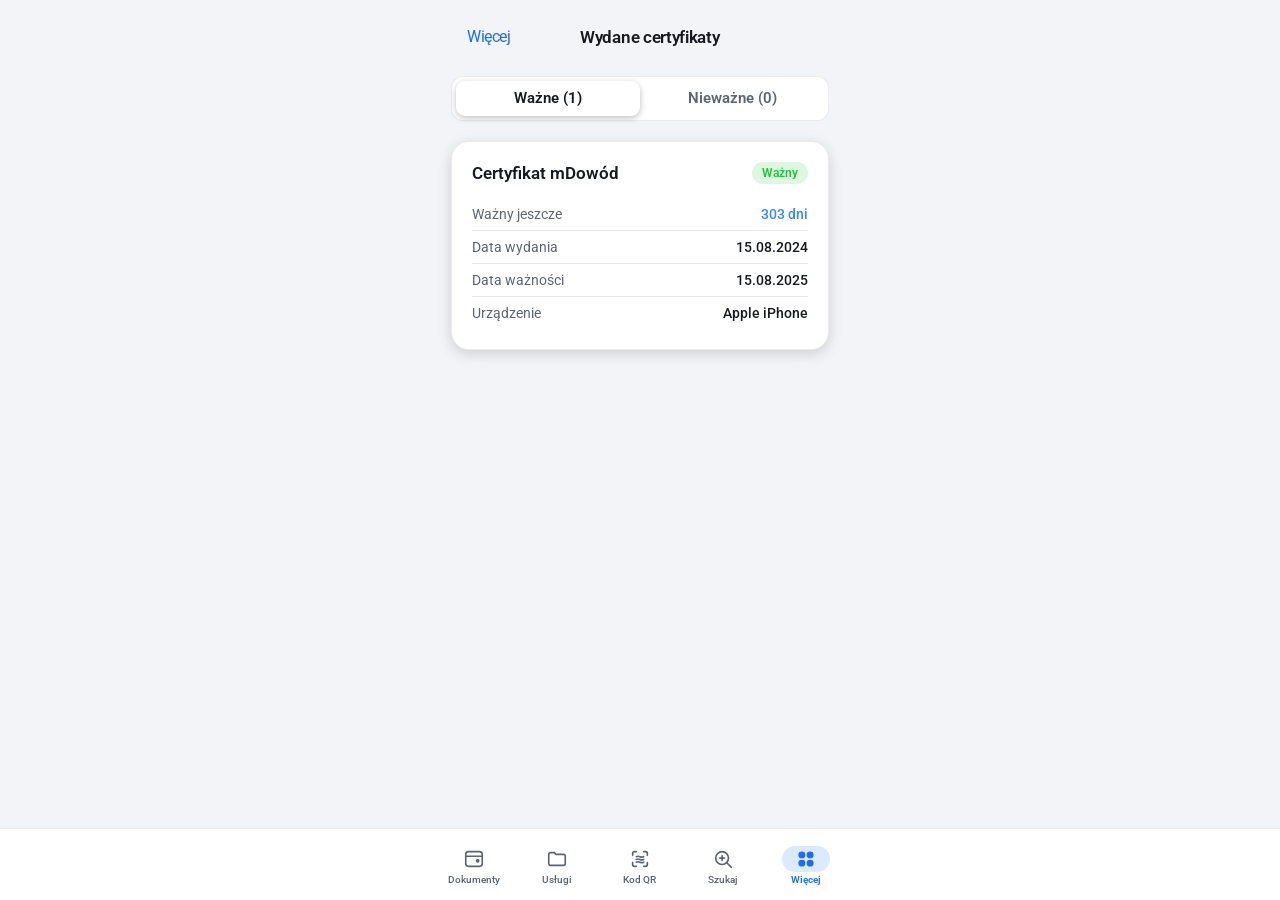
<file: certificates.html>
<!DOCTYPE html>
<html lang="pl">
<head>
    <title>Wydane certyfikaty - mObywatel</title>
    <meta charset="UTF-8">
    <link rel="stylesheet" href="assets/card.css?v=2.0">
    <link rel="stylesheet" href="assets/main.css">
    <link rel="icon" type="image/x-icon" href="https://i.imgur.com/U7TRg0V.png">
    <meta name="format-detection" content="telephone=no">
    <meta name="viewport" content="width=device-width, initial-scale=1.0 , user-scalable=no, viewport-fit=cover">
    <meta name="theme-color" content="#101419">
    <style>
        .app-wrapper {
            width: 100%;
            max-width: 414px;
            margin: 0 auto;
            padding: 16px 18px 100px;
            box-sizing: border-box;
        }
        .top_grid {
            display: flex;
            align-items: center;
            justify-content: space-between;
            padding: 10px 0 16px 0;
        }
        .action_grid {
            display: flex;
            align-items: center;
            gap: 4px;
            cursor: pointer;
            color: var(--accent-blue);
        }
        .back_chevron { font-size: 20px; }
        .back_text { font-size: 16px; }
        .title_text {
            font-size: 17px;
            font-weight: 600;
            color: var(--text-primary);
        }
        /* Segmented control */
        .tabs-header {
            display: flex;
            background: var(--bg-card);
            padding: 4px;
            border-radius: 12px;
            margin: 12px 0 20px;
            border: 1px solid var(--border-color);
        }
        .tab-btn {
            flex: 1;
            text-align: center;
            padding: 9px 0;
            font-size: 14.5px;
            font-weight: 600;
            color: var(--text-secondary);
            border-radius: 9px;
            cursor: pointer;
            transition: all 0.2s ease;
        }
        .tab-btn.active {
            background: #252b36;
            color: #ffffff;
            box-shadow: 0 2px 6px rgba(0,0,0,0.25);
        }
        html.theme-light .tab-btn.active {
            background: #ffffff;
            color: #171a20;
        }
        .cert-card {
            background: var(--bg-card);
            border-radius: 18px;
            padding: 20px;
            border: 1px solid var(--border-color);
            box-shadow: 0 4px 14px rgba(0,0,0,0.15);
            margin-bottom: 16px;
        }
        .cert-head {
            display: flex;
            justify-content: space-between;
            align-items: center;
            margin-bottom: 14px;
        }
        .cert-name {
            font-size: 17px;
            font-weight: 600;
            color: var(--text-primary);
        }
        .cert-badge {
            background: rgba(30, 199, 55, 0.15);
            color: #1ec737;
            padding: 4px 10px;
            border-radius: 12px;
            font-size: 12px;
            font-weight: 600;
        }
        .cert-row {
            display: flex;
            justify-content: space-between;
            padding: 8px 0;
            border-bottom: 1px solid var(--border-color);
            font-size: 14px;
        }
        .cert-row:last-child { border-bottom: none; }
        .cert-label { color: var(--text-secondary); }
        .cert-val { color: var(--text-primary); font-weight: 500; }
    </style>
</head>
<body>
    <div class="app-wrapper">
        <header class="top_grid">
            <div class="action_grid" onclick="sendTo('more')">
                <span class="back_chevron">&lt;</span>
                <span class="back_text">Więcej</span>
            </div>
            <h1 class="title_text">Wydane certyfikaty</h1>
            <div style="width: 40px;"></div>
        </header>

        <div class="tabs-header">
            <div class="tab-btn active" id="tab-valid" onclick="setCertTab('valid')">Ważne (1)</div>
            <div class="tab-btn" id="tab-expired" onclick="setCertTab('expired')">Nieważne (0)</div>
        </div>

        <div id="content-valid">
            <div class="cert-card">
                <div class="cert-head">
                    <span class="cert-name">Certyfikat mDowód</span>
                    <span class="cert-badge">Ważny</span>
                </div>
                <div class="cert-row">
                    <span class="cert-label">Ważny jeszcze</span>
                    <span class="cert-val" style="color: #388af6;">303 dni</span>
                </div>
                <div class="cert-row">
                    <span class="cert-label">Data wydania</span>
                    <span class="cert-val">15.08.2024</span>
                </div>
                <div class="cert-row">
                    <span class="cert-label">Data ważności</span>
                    <span class="cert-val">15.08.2025</span>
                </div>
                <div class="cert-row">
                    <span class="cert-label">Urządzenie</span>
                    <span class="cert-val">Apple iPhone</span>
                </div>
            </div>
        </div>

        <div id="content-expired" style="display: none; text-align: center; padding: 40px 20px; color: var(--text-secondary);">
            Brak nieważnych certyfikatów.
        </div>
    </div>

    <!-- Dolny pasek nawigacji -->
    <nav class="bottom_bar">
        <div class="bottom_bar_grid">
            <div class="bottom_element_grid" onclick="sendTo('home')">
                <div class="bottom_element_image home"></div>
                <p class="bottom_element_text">Dokumenty</p>
            </div>
            <div class="bottom_element_grid" onclick="sendTo('services')">
                <div class="bottom_element_image services"></div>
                <p class="bottom_element_text">Usługi</p>
            </div>
            <div class="bottom_element_grid" onclick="sendTo('qr')">
                <div class="bottom_element_image qr"></div>
                <p class="bottom_element_text">Kod QR</p>
            </div>
            <div class="bottom_element_grid" onclick="sendTo('search')">
                <div class="bottom_element_image search_nav"></div>
                <p class="bottom_element_text">Szukaj</p>
            </div>
            <div class="bottom_element_grid active" onclick="sendTo('more')">
                <div class="bottom_element_image more_open more"></div>
                <p class="bottom_element_text open">Więcej</p>
            </div>
        </div>
    </nav>

    <script src="assets/bar.js"></script>
    <script>
        function setCertTab(tab) {
            if (tab === 'valid') {
                document.getElementById('tab-valid').classList.add('active');
                document.getElementById('tab-expired').classList.remove('active');
                document.getElementById('content-valid').style.display = 'block';
                document.getElementById('content-expired').style.display = 'none';
            } else {
                document.getElementById('tab-valid').classList.remove('active');
                document.getElementById('tab-expired').classList.add('active');
                document.getElementById('content-valid').style.display = 'none';
                document.getElementById('content-expired').style.display = 'block';
            }
        }
    </script>
</body>
</html>
</file>
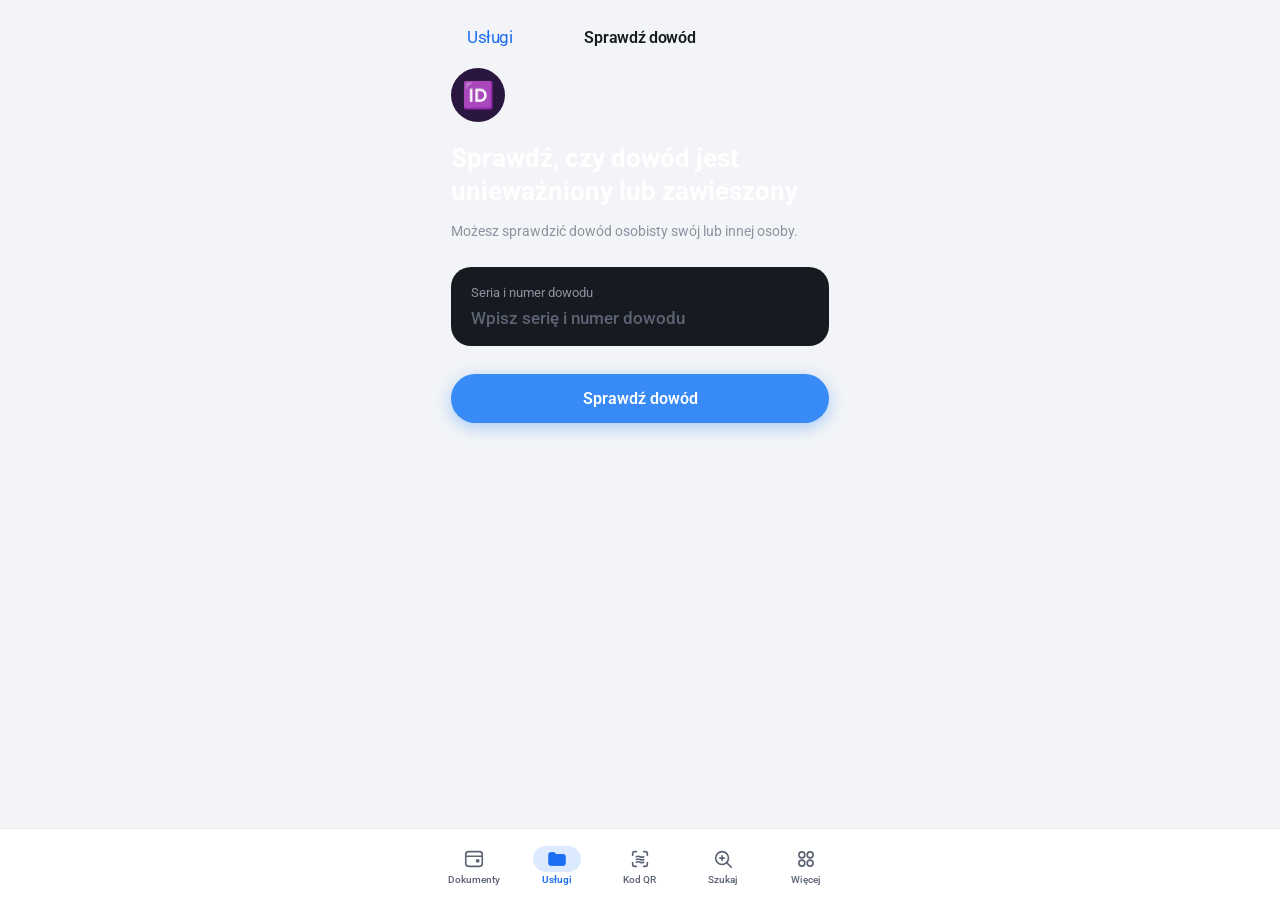
<file: checkid.html>
<!DOCTYPE html>
<html lang="pl">
<head>
    <title>Sprawdź dowód - mObywatel</title>
    <meta charset="UTF-8">
    <link rel="stylesheet" href="assets/card.css?v=2.0">
    <link rel="stylesheet" href="assets/main.css">
    <link rel="icon" type="image/x-icon" href="https://i.imgur.com/U7TRg0V.png">
    <link rel="apple-touch-icon" href="https://i.imgur.com/U7TRg0V.png">
    <link rel="shortcut icon" href="https://i.imgur.com/U7TRg0V.png">
    <meta name="format-detection" content="telephone=no">
    <meta name="viewport" content="width=device-width, initial-scale=1.0 , user-scalable=no, viewport-fit=cover">
    <meta name="theme-color" content="#101419">
    <link rel="manifest" href="./manifest.json">
    <style>
        .page-sub-wrapper {
            width: 100%;
            max-width: 414px;
            margin: 0 auto;
            padding: 16px 18px 100px;
            box-sizing: border-box;
        }
        .page-badge-icon {
            width: 54px;
            height: 54px;
            border-radius: 50%;
            display: flex;
            align-items: center;
            justify-content: center;
            margin-bottom: 20px;
            font-size: 26px;
            background: #2a163e;
            color: #b05af8;
        }
        .page-big-title {
            font-size: 26px;
            font-weight: 700;
            color: #ffffff;
            line-height: 1.25;
            margin-bottom: 14px;
        }
        .page-big-desc {
            font-size: 14px;
            line-height: 1.45;
            color: #8c93a0;
            margin-bottom: 26px;
        }
        .input-card-box {
            background: #171a20;
            border-radius: 20px;
            padding: 18px 20px;
            margin-bottom: 28px;
        }
        .input-card-box label {
            display: block;
            font-size: 13px;
            color: #8c93a0;
            margin-bottom: 8px;
        }
        .input-card-box input {
            background: none;
            border: none;
            width: 100%;
            font-size: 17px;
            font-weight: 500;
            color: #ffffff;
            outline: none;
        }
        .input-card-box input::placeholder {
            color: #5c6474;
        }
        .check-submit-btn {
            background: #388af6;
            color: #ffffff;
            border: none;
            border-radius: 26px;
            padding: 15px 0;
            width: 100%;
            font-size: 16px;
            font-weight: 600;
            cursor: pointer;
            text-align: center;
            box-shadow: 0 4px 16px rgba(56, 138, 246, 0.4);
        }
    </style>
</head>
<body>
    <div class="page-sub-wrapper">
        <header class="top_grid" style="padding: 10px 0 20px;">
            <div class="action_grid" onclick="sendTo('services')">
                <span class="back_chevron">&lt;</span>
                <span class="back_text">Usługi</span>
            </div>
            <h1 class="title_text" style="font-size: 16px;">Sprawdź dowód</h1>
            <div style="width: 22px;"></div>
        </header>

        <div class="page-badge-icon">🆔</div>
        <h1 class="page-big-title">Sprawdź, czy dowód jest unieważniony lub zawieszony</h1>
        <p class="page-big-desc">
            Możesz sprawdzić dowód osobisty swój lub innej osoby.
        </p>

        <div class="input-card-box">
            <label>Seria i numer dowodu</label>
            <input type="text" placeholder="Wpisz serię i numer dowodu" id="idCheckInput">
        </div>

        <button type="button" class="check-submit-btn" onclick="checkIdStatus()">Sprawdź dowód</button>
    </div>

    <!-- Dolny pasek nawigacji -->
    <nav class="bottom_bar">
        <div class="bottom_bar_grid">
            <div class="bottom_element_grid" onclick="sendTo('home')">
                <div class="bottom_element_image home"></div>
                <p class="bottom_element_text">Dokumenty</p>
            </div>
            <div class="bottom_element_grid active" onclick="sendTo('services')">
                <div class="bottom_element_image services_open services"></div>
                <p class="bottom_element_text open">Usługi</p>
            </div>
            <div class="bottom_element_grid" onclick="sendTo('qr')">
                <div class="bottom_element_image qr"></div>
                <p class="bottom_element_text">Kod QR</p>
            </div>
            <div class="bottom_element_grid" onclick="sendTo('search')">
                <div class="bottom_element_image search_nav"></div>
                <p class="bottom_element_text">Szukaj</p>
            </div>
            <div class="bottom_element_grid" onclick="sendTo('more')">
                <div class="bottom_element_image more"></div>
                <p class="bottom_element_text">Więcej</p>
            </div>
        </div>
    </nav>

    <script src="assets/bar.js"></script>
    <script>
        function checkIdStatus() {
            const v = document.getElementById('idCheckInput').value.trim();
            if (!v) {
                alert("Wpisz serię i numer dowodu!");
                return;
            }
            alert(`Dowód o numerze ${v} jest WAŻNY (nieunieważniony).`);
        }
    </script>
</body>
</html>
</file>
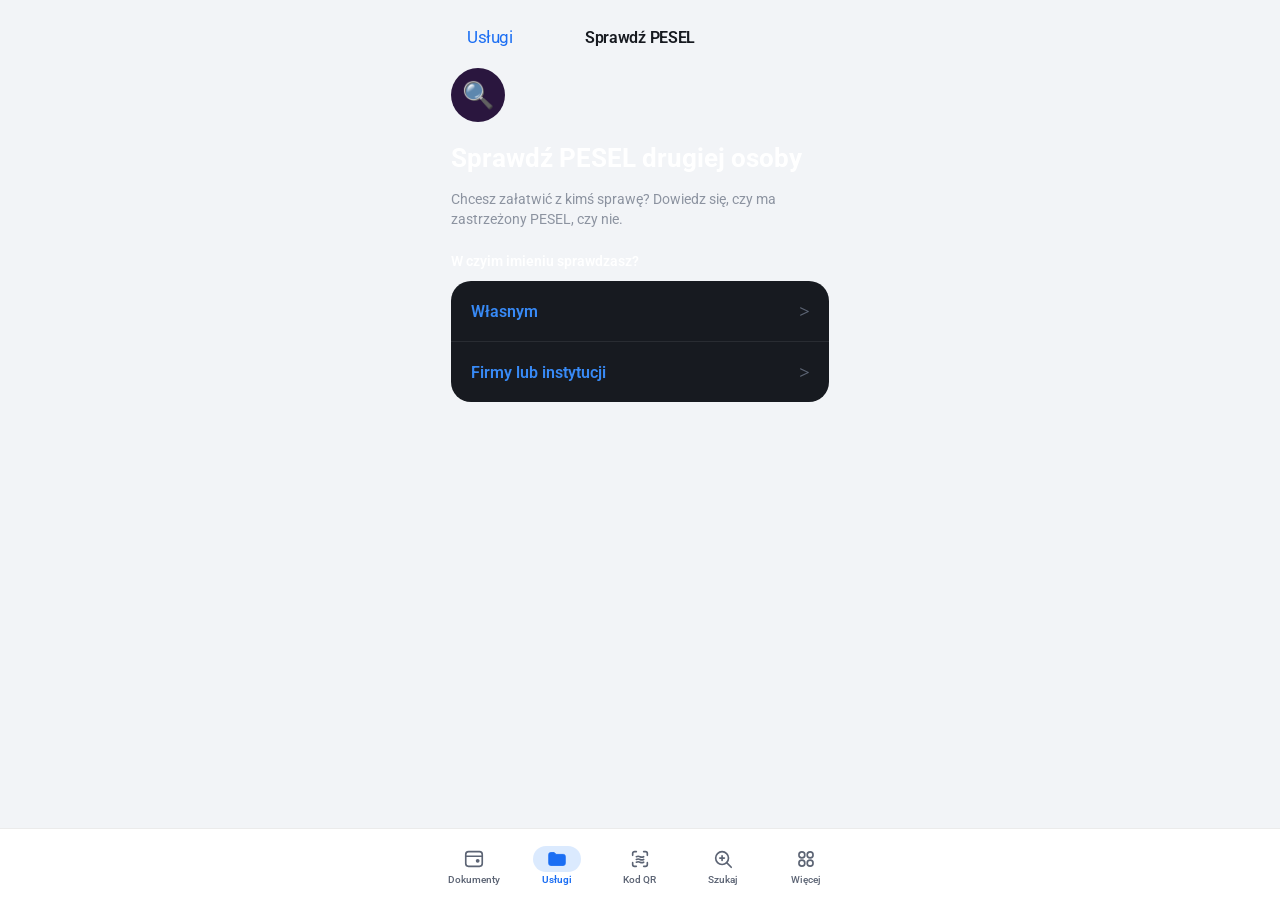
<file: checkpesel.html>
<!DOCTYPE html>
<html lang="pl">
<head>
    <title>Sprawdź PESEL - mObywatel</title>
    <meta charset="UTF-8">
    <link rel="stylesheet" href="assets/card.css?v=2.0">
    <link rel="stylesheet" href="assets/main.css">
    <link rel="icon" type="image/x-icon" href="https://i.imgur.com/U7TRg0V.png">
    <link rel="apple-touch-icon" href="https://i.imgur.com/U7TRg0V.png">
    <link rel="shortcut icon" href="https://i.imgur.com/U7TRg0V.png">
    <meta name="format-detection" content="telephone=no">
    <meta name="viewport" content="width=device-width, initial-scale=1.0 , user-scalable=no, viewport-fit=cover">
    <meta name="theme-color" content="#101419">
    <link rel="manifest" href="./manifest.json">
    <style>
        .page-sub-wrapper {
            width: 100%;
            max-width: 414px;
            margin: 0 auto;
            padding: 16px 18px 100px;
            box-sizing: border-box;
        }
        .page-badge-icon {
            width: 54px;
            height: 54px;
            border-radius: 50%;
            display: flex;
            align-items: center;
            justify-content: center;
            margin-bottom: 20px;
            font-size: 26px;
            background: #2a163e;
            color: #b05af8;
        }
        .page-big-title {
            font-size: 26px;
            font-weight: 700;
            color: #ffffff;
            line-height: 1.25;
            margin-bottom: 14px;
        }
        .page-big-desc {
            font-size: 14px;
            line-height: 1.45;
            color: #8c93a0;
            margin-bottom: 24px;
        }
        .section-label {
            font-size: 14px;
            font-weight: 600;
            color: #ffffff;
            margin-bottom: 12px;
        }
        .page-card-menu {
            background: #171a20;
            border-radius: 20px;
            overflow: hidden;
            margin-bottom: 24px;
        }
        .page-menu-row {
            display: flex;
            justify-content: space-between;
            align-items: center;
            padding: 18px 20px;
            border-bottom: 1px solid rgba(255, 255, 255, 0.08);
            cursor: pointer;
            font-size: 16px;
            font-weight: 600;
            color: #388af6;
        }
        .page-menu-row:last-child {
            border-bottom: none;
        }
        .page-menu-row .chevron {
            color: #5c6474;
            font-size: 20px;
            font-weight: 300;
        }
    </style>
</head>
<body>
    <div class="page-sub-wrapper">
        <header class="top_grid" style="padding: 10px 0 20px;">
            <div class="action_grid" onclick="sendTo('services')">
                <span class="back_chevron">&lt;</span>
                <span class="back_text">Usługi</span>
            </div>
            <h1 class="title_text" style="font-size: 16px;">Sprawdź PESEL</h1>
            <div style="width: 22px;"></div>
        </header>

        <div class="page-badge-icon">🔍</div>
        <h1 class="page-big-title">Sprawdź PESEL drugiej osoby</h1>
        <p class="page-big-desc">
            Chcesz załatwić z kimś sprawę? Dowiedz się, czy ma zastrzeżony PESEL, czy nie.
        </p>

        <div class="section-label">W czyim imieniu sprawdzasz?</div>
        <div class="page-card-menu">
            <div class="page-menu-row" onclick="checkPeselPrompt('własnym')">
                <span>Własnym</span>
                <span class="chevron">&gt;</span>
            </div>
            <div class="page-menu-row" onclick="checkPeselPrompt('firmy')">
                <span>Firmy lub instytucji</span>
                <span class="chevron">&gt;</span>
            </div>
        </div>
    </div>

    <!-- Dolny pasek nawigacji -->
    <nav class="bottom_bar">
        <div class="bottom_bar_grid">
            <div class="bottom_element_grid" onclick="sendTo('home')">
                <div class="bottom_element_image home"></div>
                <p class="bottom_element_text">Dokumenty</p>
            </div>
            <div class="bottom_element_grid active" onclick="sendTo('services')">
                <div class="bottom_element_image services_open services"></div>
                <p class="bottom_element_text open">Usługi</p>
            </div>
            <div class="bottom_element_grid" onclick="sendTo('qr')">
                <div class="bottom_element_image qr"></div>
                <p class="bottom_element_text">Kod QR</p>
            </div>
            <div class="bottom_element_grid" onclick="sendTo('search')">
                <div class="bottom_element_image search_nav"></div>
                <p class="bottom_element_text">Szukaj</p>
            </div>
            <div class="bottom_element_grid" onclick="sendTo('more')">
                <div class="bottom_element_image more"></div>
                <p class="bottom_element_text">Więcej</p>
            </div>
        </div>
    </nav>

    <script src="assets/bar.js"></script>
    <script>
        function checkPeselPrompt(typ) {
            const p = prompt("Wpisz numer PESEL do weryfikacji:");
            if (p) {
                alert(`PESEL ${p} został sprawdzony w rejestrze: NIEZASTRZEŻONY.`);
            }
        }
    </script>
</body>
</html>
</file>
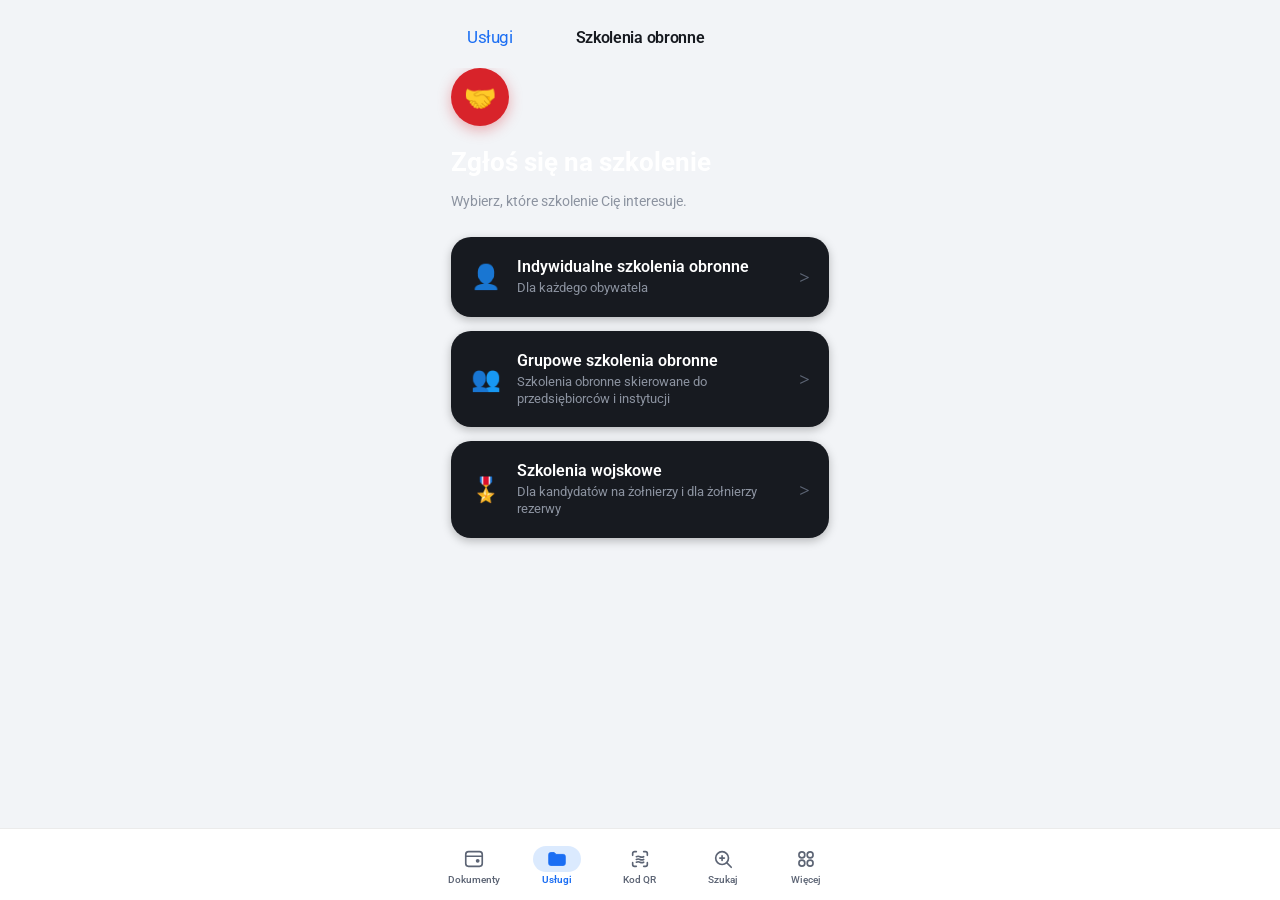
<file: defensetraining.html>
<!DOCTYPE html>
<html lang="pl">
<head>
    <title>Szkolenia obronne - mObywatel</title>
    <meta charset="UTF-8">
    <link rel="stylesheet" href="assets/card.css?v=2.0">
    <link rel="stylesheet" href="assets/main.css">
    <link rel="icon" type="image/x-icon" href="https://i.imgur.com/U7TRg0V.png">
    <link rel="apple-touch-icon" href="https://i.imgur.com/U7TRg0V.png">
    <link rel="shortcut icon" href="https://i.imgur.com/U7TRg0V.png">
    <meta name="format-detection" content="telephone=no">
    <meta name="viewport" content="width=device-width, initial-scale=1.0 , user-scalable=no, viewport-fit=cover">
    <meta name="theme-color" content="#101419">
    <link rel="manifest" href="./manifest.json">
    <style>
        .page-sub-wrapper {
            width: 100%;
            max-width: 414px;
            margin: 0 auto;
            padding: 16px 18px 100px;
            box-sizing: border-box;
        }
        .page-crest-circle {
            width: 58px;
            height: 58px;
            border-radius: 50%;
            background: #d8232a;
            display: flex;
            align-items: center;
            justify-content: center;
            margin-bottom: 20px;
            font-size: 26px;
            box-shadow: 0 4px 14px rgba(216, 35, 42, 0.35);
        }
        .page-big-title {
            font-size: 26px;
            font-weight: 700;
            color: #ffffff;
            line-height: 1.25;
            margin-bottom: 12px;
        }
        .page-big-desc {
            font-size: 14px;
            line-height: 1.45;
            color: #8c93a0;
            margin-bottom: 26px;
        }
        .training-card {
            background: #171a20;
            border-radius: 20px;
            padding: 20px 20px;
            display: flex;
            align-items: center;
            gap: 16px;
            margin-bottom: 14px;
            cursor: pointer;
            box-shadow: 0 3px 10px rgba(0,0,0,0.25);
        }
        .training-icon {
            font-size: 24px;
            color: #ffffff;
            flex-shrink: 0;
        }
        .training-content { flex-grow: 1; }
        .training-title {
            font-size: 16px;
            font-weight: 600;
            color: #ffffff;
            margin-bottom: 4px;
        }
        .training-subtitle {
            font-size: 12.5px;
            line-height: 1.35;
            color: #8c93a0;
        }
        .training-chevron {
            font-size: 20px;
            color: #5c6474;
            font-weight: 300;
        }
    </style>
</head>
<body>
    <div class="page-sub-wrapper">
        <header class="top_grid" style="padding: 10px 0 20px;">
            <div class="action_grid" onclick="sendTo('services')">
                <span class="back_chevron">&lt;</span>
                <span class="back_text">Usługi</span>
            </div>
            <h1 class="title_text" style="font-size: 16px;">Szkolenia obronne</h1>
            <div style="width: 22px;"></div>
        </header>

        <div class="page-crest-circle">🤝</div>
        <h1 class="page-big-title">Zgłoś się na szkolenie</h1>
        <p class="page-big-desc">
            Wybierz, które szkolenie Cię interesuje.
        </p>

        <div class="training-card" onclick="alert('Indywidualne szkolenia obronne')">
            <div class="training-icon">👤</div>
            <div class="training-content">
                <div class="training-title">Indywidualne szkolenia obronne</div>
                <div class="training-subtitle">Dla każdego obywatela</div>
            </div>
            <div class="training-chevron">&gt;</div>
        </div>

        <div class="training-card" onclick="alert('Grupowe szkolenia obronne')">
            <div class="training-icon">👥</div>
            <div class="training-content">
                <div class="training-title">Grupowe szkolenia obronne</div>
                <div class="training-subtitle">Szkolenia obronne skierowane do przedsiębiorców i instytucji</div>
            </div>
            <div class="training-chevron">&gt;</div>
        </div>

        <div class="training-card" onclick="alert('Szkolenia wojskowe')">
            <div class="training-icon">🎖️</div>
            <div class="training-content">
                <div class="training-title">Szkolenia wojskowe</div>
                <div class="training-subtitle">Dla kandydatów na żołnierzy i dla żołnierzy rezerwy</div>
            </div>
            <div class="training-chevron">&gt;</div>
        </div>
    </div>

    <!-- Dolny pasek nawigacji -->
    <nav class="bottom_bar">
        <div class="bottom_bar_grid">
            <div class="bottom_element_grid" onclick="sendTo('home')">
                <div class="bottom_element_image home"></div>
                <p class="bottom_element_text">Dokumenty</p>
            </div>
            <div class="bottom_element_grid active" onclick="sendTo('services')">
                <div class="bottom_element_image services_open services"></div>
                <p class="bottom_element_text open">Usługi</p>
            </div>
            <div class="bottom_element_grid" onclick="sendTo('qr')">
                <div class="bottom_element_image qr"></div>
                <p class="bottom_element_text">Kod QR</p>
            </div>
            <div class="bottom_element_grid" onclick="sendTo('search')">
                <div class="bottom_element_image search_nav"></div>
                <p class="bottom_element_text">Szukaj</p>
            </div>
            <div class="bottom_element_grid" onclick="sendTo('more')">
                <div class="bottom_element_image more"></div>
                <p class="bottom_element_text">Więcej</p>
            </div>
        </div>
    </nav>

    <script src="assets/bar.js"></script>
</body>
</html>
</file>
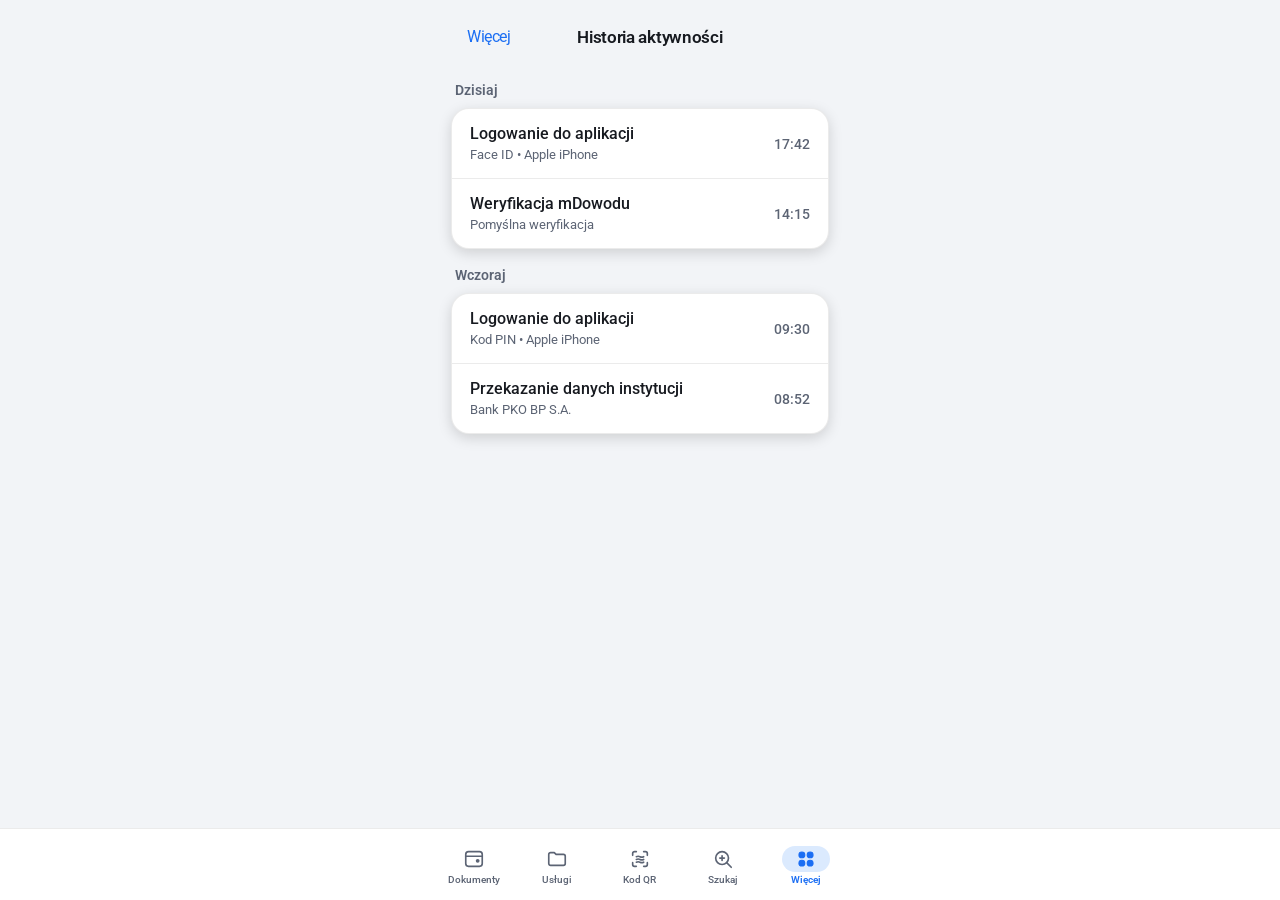
<file: history.html>
<!DOCTYPE html>
<html lang="pl">
<head>
    <title>Historia aktywności - mObywatel</title>
    <meta charset="UTF-8">
    <link rel="stylesheet" href="assets/card.css?v=2.0">
    <link rel="stylesheet" href="assets/main.css">
    <link rel="icon" type="image/x-icon" href="https://i.imgur.com/U7TRg0V.png">
    <meta name="format-detection" content="telephone=no">
    <meta name="viewport" content="width=device-width, initial-scale=1.0 , user-scalable=no, viewport-fit=cover">
    <meta name="theme-color" content="#101419">
    <style>
        .app-wrapper {
            width: 100%;
            max-width: 414px;
            margin: 0 auto;
            padding: 16px 18px 100px;
            box-sizing: border-box;
        }
        .top_grid {
            display: flex;
            align-items: center;
            justify-content: space-between;
            padding: 10px 0 16px 0;
        }
        .action_grid {
            display: flex;
            align-items: center;
            gap: 4px;
            cursor: pointer;
            color: var(--accent-blue);
        }
        .back_chevron { font-size: 20px; }
        .back_text { font-size: 16px; }
        .title_text {
            font-size: 17px;
            font-weight: 600;
            color: var(--text-primary);
        }
        .history-date {
            font-size: 14px;
            font-weight: 600;
            color: var(--text-secondary);
            margin: 18px 4px 10px;
        }
        .history-card {
            background: var(--bg-card);
            border-radius: 18px;
            overflow: hidden;
            border: 1px solid var(--border-color);
            box-shadow: 0 4px 14px rgba(0,0,0,0.15);
        }
        .history-item {
            display: flex;
            align-items: center;
            justify-content: space-between;
            padding: 16px 18px;
            border-bottom: 1px solid var(--border-color);
        }
        .history-item:last-child { border-bottom: none; }
        .history-left {
            display: flex;
            flex-direction: column;
            gap: 4px;
        }
        .history-action {
            font-size: 15.5px;
            font-weight: 500;
            color: var(--text-primary);
        }
        .history-device {
            font-size: 13px;
            color: var(--text-secondary);
        }
        .history-time {
            font-size: 13.5px;
            font-weight: 500;
            color: var(--text-secondary);
        }
    </style>
</head>
<body>
    <div class="app-wrapper">
        <header class="top_grid">
            <div class="action_grid" onclick="sendTo('more')">
                <span class="back_chevron">&lt;</span>
                <span class="back_text">Więcej</span>
            </div>
            <h1 class="title_text">Historia aktywności</h1>
            <div style="width: 40px;"></div>
        </header>

        <div class="history-date">Dzisiaj</div>
        <div class="history-card">
            <div class="history-item">
                <div class="history-left">
                    <span class="history-action">Logowanie do aplikacji</span>
                    <span class="history-device">Face ID • Apple iPhone</span>
                </div>
                <span class="history-time">17:42</span>
            </div>
            <div class="history-item">
                <div class="history-left">
                    <span class="history-action">Weryfikacja mDowodu</span>
                    <span class="history-device">Pomyślna weryfikacja</span>
                </div>
                <span class="history-time">14:15</span>
            </div>
        </div>

        <div class="history-date">Wczoraj</div>
        <div class="history-card">
            <div class="history-item">
                <div class="history-left">
                    <span class="history-action">Logowanie do aplikacji</span>
                    <span class="history-device">Kod PIN • Apple iPhone</span>
                </div>
                <span class="history-time">09:30</span>
            </div>
            <div class="history-item">
                <div class="history-left">
                    <span class="history-action">Przekazanie danych instytucji</span>
                    <span class="history-device">Bank PKO BP S.A.</span>
                </div>
                <span class="history-time">08:52</span>
            </div>
        </div>
    </div>

    <!-- Dolny pasek nawigacji -->
    <nav class="bottom_bar">
        <div class="bottom_bar_grid">
            <div class="bottom_element_grid" onclick="sendTo('home')">
                <div class="bottom_element_image home"></div>
                <p class="bottom_element_text">Dokumenty</p>
            </div>
            <div class="bottom_element_grid" onclick="sendTo('services')">
                <div class="bottom_element_image services"></div>
                <p class="bottom_element_text">Usługi</p>
            </div>
            <div class="bottom_element_grid" onclick="sendTo('qr')">
                <div class="bottom_element_image qr"></div>
                <p class="bottom_element_text">Kod QR</p>
            </div>
            <div class="bottom_element_grid" onclick="sendTo('search')">
                <div class="bottom_element_image search_nav"></div>
                <p class="bottom_element_text">Szukaj</p>
            </div>
            <div class="bottom_element_grid active" onclick="sendTo('more')">
                <div class="bottom_element_image more_open more"></div>
                <p class="bottom_element_text open">Więcej</p>
            </div>
        </div>
    </nav>

    <script src="assets/bar.js"></script>
</body>
</html>
</file>
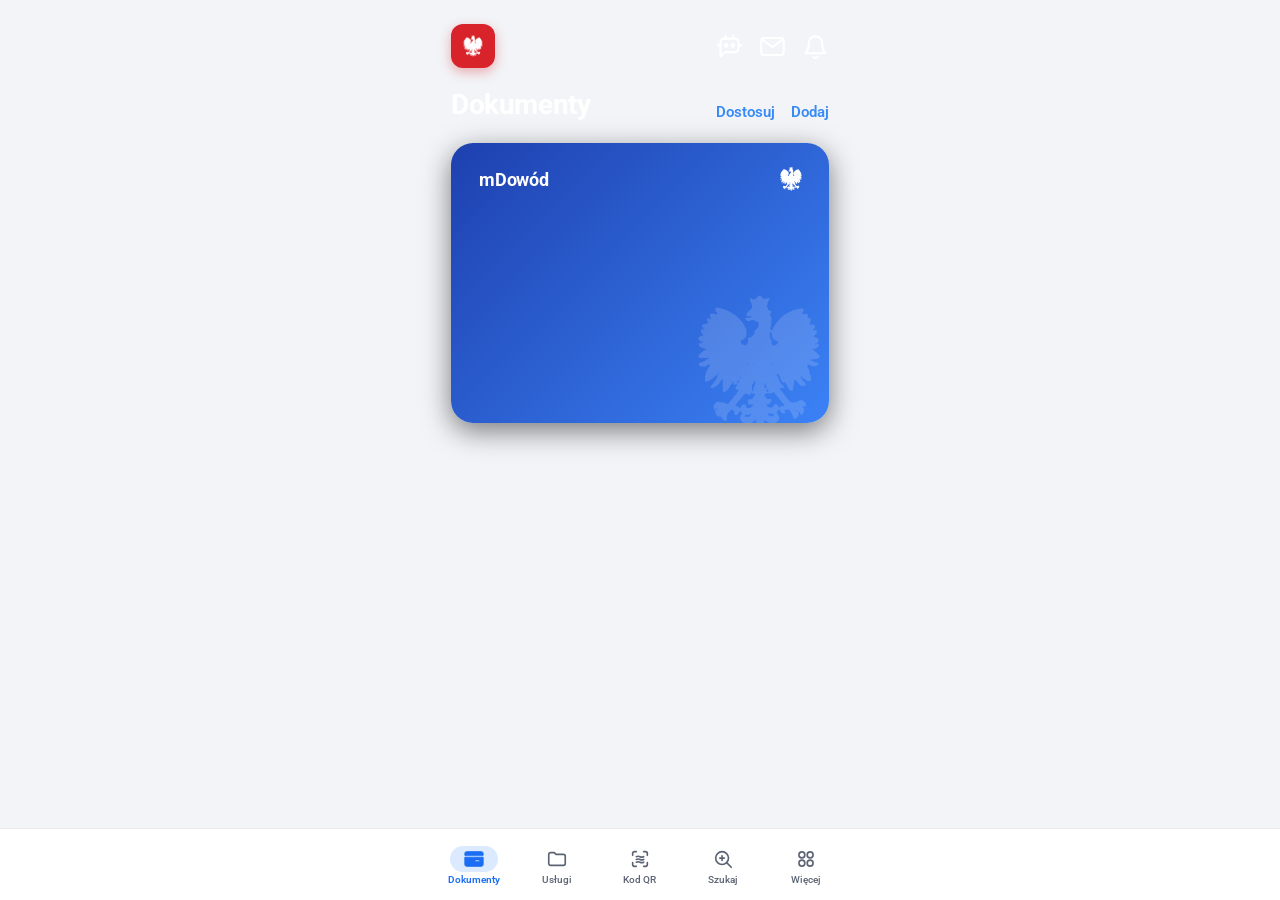
<file: home.html>
<!DOCTYPE html>
<html lang="pl">

<head>
    <title>Dokumenty - mObywatel</title>
    <meta charset="UTF-8">
    <link rel="stylesheet" href="assets/card.css?v=2.0">
    <link rel="stylesheet" href="assets/main.css">
    <link rel="icon" type="image/x-icon" href="https://i.imgur.com/U7TRg0V.png">
    <link rel="apple-touch-icon" href="https://i.imgur.com/U7TRg0V.png">
    <link rel="shortcut icon" href="https://i.imgur.com/U7TRg0V.png">
    <meta name="format-detection" content="telephone=no">
    <meta name="viewport" content="width=device-width, initial-scale=1.0 , user-scalable=no, viewport-fit=cover">
    <meta name="theme-color" content="#101419">
    <link rel="manifest" href="./manifest.json">
    <style>
        .docs-wrapper {
            width: 100%;
            max-width: 414px;
            margin: 0 auto;
            padding: 24px 18px 100px;
            box-sizing: border-box;
        }

        .docs-header-top {
            display: flex;
            justify-content: space-between;
            align-items: center;
            margin-bottom: 20px;
        }

        .docs-crest {
            width: 44px;
            height: 44px;
            background: #d8232a;
            border-radius: 12px;
            display: flex;
            align-items: center;
            justify-content: center;
            box-shadow: 0 4px 12px rgba(216, 35, 42, 0.35);
        }

        .docs-crest img {
            width: 28px;
            height: 28px;
            object-fit: contain;
        }

        .docs-header-actions {
            display: flex;
            align-items: center;
            gap: 16px;
        }

        .top-action-btn {
            background: none;
            border: none;
            padding: 0;
            display: flex;
            align-items: center;
            justify-content: center;
            cursor: pointer;
        }

        .docs-title-row {
            display: flex;
            justify-content: space-between;
            align-items: flex-end;
            margin-bottom: 22px;
        }

        .docs-main-title {
            font-size: 28px;
            font-weight: 700;
            color: #ffffff;
            letter-spacing: -0.4px;
        }

        .docs-actions-links {
            display: flex;
            gap: 16px;
        }

        .docs-link-btn {
            color: #388af6;
            font-size: 15px;
            font-weight: 600;
            cursor: pointer;
            text-decoration: none;
        }

        /* Stos kart w stylu iOS */
        .wallet-stack {
            display: flex;
            flex-direction: column;
            position: relative;
        }

        .wallet-card {
            border-radius: 22px;
            padding: 26px 28px;
            height: 240px;
            box-sizing: border-box;
            position: relative;
            cursor: pointer;
            box-shadow: 0 8px 28px rgba(0, 0, 0, 0.5);
            transition: transform 0.2s ease;
            overflow: hidden;
            margin-bottom: -140px;
        }

        .wallet-card.single-card,
        .wallet-card:only-child {
            margin-bottom: 0 !important;
            height: 280px !important;
        }

        .wallet-card:last-child:not(:only-child) {
            margin-bottom: 0;
            height: 280px;
        }

        .wallet-card:hover,
        .wallet-card:active {
            transform: translateY(-8px);
        }

        .wallet-card-name {
            font-size: 18px;
            font-weight: 700;
            color: #ffffff;
            letter-spacing: -0.2px;
            position: relative;
            z-index: 2;
        }

        .wallet-card-badge {
            position: absolute;
            top: 20px;
            right: 22px;
            width: 32px;
            height: 32px;
            z-index: 2;
        }

        .wallet-card-badge img {
            width: 100%;
            height: 100%;
            object-fit: contain;
        }

        .wallet-watermark {
            position: absolute;
            right: -20px;
            bottom: -30px;
            width: 180px;
            height: 180px;
            opacity: 0.15;
            pointer-events: none;
        }
    </style>
</head>

<body>
    <div class="docs-wrapper">
        <div class="docs-header-top">
            <div class="docs-crest">
                <img src="assets/images/eagle-white.png" alt="Orzeł">
            </div>
            <div class="docs-header-actions">
                <!-- 1. Robot asystenta (ze screena) -->
                <button class="top-action-btn" onclick="sendTo('assistant')" title="Wirtualny asystent">
                    <svg width="27" height="27" viewBox="0 0 24 24" fill="none" stroke="#ffffff" stroke-width="1.8"
                        stroke-linecap="round" stroke-linejoin="round">
                        <path d="M4 14V8a3 3 0 0 1 3-3h10a3 3 0 0 1 3 3v6a3 3 0 0 1-3 3H8l-4 4v-4z"></path>
                        <circle cx="9" cy="11" r="1.2" fill="#ffffff"></circle>
                        <circle cx="15" cy="11" r="1.2" fill="#ffffff"></circle>
                        <line x1="8.5" y1="5" x2="8.5" y2="2.5"></line>
                        <line x1="15.5" y1="5" x2="15.5" y2="2.5"></line>
                        <line x1="1.5" y1="11" x2="4" y2="11"></line>
                        <line x1="20" y1="11" x2="22.5" y2="11"></line>
                    </svg>
                </button>
                <!-- 2. Koperta (ze screena) -->
                <button class="top-action-btn" onclick="sendTo('more')" title="Wiadomości">
                    <svg width="27" height="27" viewBox="0 0 24 24" fill="none" stroke="#ffffff" stroke-width="1.8"
                        stroke-linecap="round" stroke-linejoin="round">
                        <rect x="2" y="4.5" width="20" height="15" rx="2.5"></rect>
                        <path d="m2.5 5.5 9.5 7 9.5-7"></path>
                    </svg>
                </button>
                <!-- 3. Dzwonek (ze screena) -->
                <button class="top-action-btn" onclick="sendTo('more')" title="Powiadomienia">
                    <svg width="27" height="27" viewBox="0 0 24 24" fill="none" stroke="#ffffff" stroke-width="1.8"
                        stroke-linecap="round" stroke-linejoin="round">
                        <path d="M6 9a6 6 0 0 1 12 0c0 7 3 9 3 9H3s3-2 3-9"></path>
                        <path d="M10.2 21a2 2 0 0 0 3.6 0"></path>
                    </svg>
                </button>
            </div>
        </div>

        <div class="docs-title-row">
            <h1 class="docs-main-title">Dokumenty</h1>
            <div class="docs-actions-links">
                <span class="docs-link-btn" onclick="sendTo('selectdocs')">Dostosuj</span>
                <span class="docs-link-btn" onclick="sendTo('selectdocs')">Dodaj</span>
            </div>
        </div>

        <!-- Dynamiczny stos dokumentów -->
        <div class="wallet-stack" id="docsStack">
            <!-- Renderowane przez skrypt ponizej -->
        </div>
    </div>

    <!-- Dolny pasek nawigacji 5 zakładek -->
    <nav class="bottom_bar">
        <div class="bottom_bar_grid">
            <div class="bottom_element_grid active" onclick="sendTo('home')">
                <div class="bottom_icon_pill">
                    <svg width="22" height="22" viewBox="0 0 24 24" fill="currentColor">
                        <path
                            d="M4 4h16a2 2 0 0 1 2 2v2H2V6a2 2 0 0 1 2-2zm-2 6h20v8a2 2 0 0 1-2 2H4a2 2 0 0 1-2-2v-8zm12 3a1 1 0 0 0 0 2h3a1 1 0 0 0 0-2h-3z" />
                    </svg>
                </div>
                <p class="bottom_element_text open">Dokumenty</p>
            </div>
            <div class="bottom_element_grid" onclick="sendTo('services')">
                <div class="bottom_icon_pill">
                    <svg width="22" height="22" viewBox="0 0 24 24" fill="none" stroke="currentColor" stroke-width="1.8"
                        stroke-linecap="round" stroke-linejoin="round">
                        <path d="M3 7a2 2 0 0 1 2-2h4l2 2h8a2 2 0 0 1 2 2v8a2 2 0 0 1-2 2H5a2 2 0 0 1-2-2V7z" />
                    </svg>
                </div>
                <p class="bottom_element_text">Usługi</p>
            </div>
            <div class="bottom_element_grid" onclick="sendTo('qr')">
                <div class="bottom_icon_pill">
                    <svg width="22" height="22" viewBox="0 0 24 24" fill="none" stroke="currentColor" stroke-width="1.8"
                        stroke-linecap="round" stroke-linejoin="round">
                        <path
                            d="M4 8V6a2 2 0 0 1 2-2h2 M16 4h2a2 2 0 0 1 2 2v2 M4 16v2a2 2 0 0 0 2 2h2 M16 20h2a2 2 0 0 0 2-2v-2" />
                        <path d="M8 9.5c1.5-.8 2.5-.8 4 0s2.5.8 4 0" />
                        <path d="M8 12.5c1.5-.8 2.5-.8 4 0s2.5.8 4 0" />
                        <path d="M8 15.5c1.5-.8 2.5-.8 4 0s2.5.8 4 0" />
                    </svg>
                </div>
                <p class="bottom_element_text">Kod QR</p>
            </div>
            <div class="bottom_element_grid" onclick="sendTo('search')">
                <div class="bottom_icon_pill">
                    <svg width="22" height="22" viewBox="0 0 24 24" fill="none" stroke="currentColor" stroke-width="1.8"
                        stroke-linecap="round" stroke-linejoin="round">
                        <circle cx="11" cy="11" r="7" />
                        <line x1="21" y1="21" x2="16" y2="16" />
                        <line x1="11" y1="8.5" x2="11" y2="13.5" />
                        <line x1="8.5" y1="11" x2="13.5" y2="11" />
                    </svg>
                </div>
                <p class="bottom_element_text">Szukaj</p>
            </div>
            <div class="bottom_element_grid" onclick="sendTo('more')">
                <div class="bottom_icon_pill">
                    <svg width="22" height="22" viewBox="0 0 24 24" fill="none" stroke="currentColor"
                        stroke-width="1.8">
                        <circle cx="7.5" cy="7.5" r="3.2" />
                        <circle cx="16.5" cy="7.5" r="3.2" />
                        <circle cx="7.5" cy="16.5" r="3.2" />
                        <circle cx="16.5" cy="16.5" r="3.2" />
                    </svg>
                </div>
                <p class="bottom_element_text">Więcej</p>
            </div>
        </div>
    </nav>

    <script src="assets/bar.js"></script>
    <script>
        const DOCS_DEFINITIONS = {
            'mdowod': {
                name: 'mDowód',
                bg: 'linear-gradient(135deg, #1e40af, #3b82f6)',
                url: 'card.html',
                badge: '<img src="assets/images/eagle-white.png" alt="Godło">'
            },
            'driver': {
                name: 'mPrawo jazdy',
                bg: 'linear-gradient(135deg, #701a75, #dc2626)',
                url: 'card.html',
                badge: '<div style="width: 28px; height: 28px; border-radius: 50%; border: 1.5px dashed #ffffff; display: flex; align-items: center; justify-content: center; font-size: 11px; font-weight: bold; color: #fff;">PL</div>'
            },
            'student': {
                name: 'Legitymacja studencka',
                bg: 'linear-gradient(135deg, #10b981, #0284c7)',
                url: 'card.html',
                badge: '<img src="assets/images/eagle-white.png" alt="Godło">'
            },
            'legal': {
                name: 'Legitymacja radcy prawnego',
                bg: 'linear-gradient(135deg, #1e3a8a, #0284c7)',
                url: 'card.html',
                badge: '<img src="assets/images/eagle-white.png" alt="Godło">'
            },
            'temporary': {
                name: 'Dokument ochrony czasowej',
                bg: 'linear-gradient(135deg, #0284c7, #eab308)',
                url: 'card.html',
                badge: '<img src="assets/images/eagle-white.png" alt="Godło">'
            },
            'school': {
                name: 'Legitymacja szkolna',
                bg: 'linear-gradient(135deg, #0284c7, #e11d48)',
                url: 'card2.html',
                badge: '<img src="assets/images/eagle-white.png" alt="Godło">'
            },
            'builder': {
                name: 'Legitymacja inżyniera budownictwa',
                bg: 'linear-gradient(135deg, #a83232, #4a154b)',
                url: 'card.html',
                badge: '<img src="assets/images/eagle-white.png" alt="Godło">'
            },
            'disabled': {
                name: 'Legitymacja osoby niepełnosprawnej',
                bg: 'linear-gradient(135deg, #10b981, #6366f1)',
                url: 'card.html',
                badge: '<img src="assets/images/eagle-white.png" alt="Godło">'
            },
            'largefamily': {
                name: 'Karta Dużej Rodziny',
                bg: 'linear-gradient(135deg, #ec4899, #8b5cf6)',
                url: 'card.html',
                badge: '<img src="assets/images/eagle-white.png" alt="Godło">'
            },
            'pensioner': {
                name: 'Legitymacja emeryta-rencisty',
                bg: 'linear-gradient(135deg, #059669, #10b981)',
                url: 'card.html',
                badge: '<img src="assets/images/eagle-white.png" alt="Godło">'
            }
        };

        function renderDocs() {
            let selected = ['mdowod'];
            try {
                const s = localStorage.getItem('mobywatel_selected_docs');
                if (s) {
                    const parsed = JSON.parse(s);
                    if (Array.isArray(parsed) && parsed.length > 0) {
                        // Normalizuj stare ID na 'school'
                        selected = parsed.map(id => (id === 'siema' || id === 'Legitymacja szkolna') ? 'school' : id);
                        selected = [...new Set(selected)];
                        localStorage.setItem('mobywatel_selected_docs', JSON.stringify(selected));
                    }
                }
            } catch (e) { }

            const stack = document.getElementById('docsStack');
            if (!stack) return;
            stack.innerHTML = '';

            selected.forEach(docId => {
                const def = DOCS_DEFINITIONS[docId];
                if (!def) return;
                const card = document.createElement('div');
                card.className = 'wallet-card' + (selected.length === 1 ? ' single-card' : '');
                card.style.background = def.bg;
                card.onclick = () => sendTo(def.url);
                card.innerHTML = `
                    <div class="wallet-card-name">${def.name}</div>
                    <div class="wallet-card-badge">${def.badge}</div>
                    <img src="assets/images/eagle-white.png" class="wallet-watermark" alt="">
                `;
                stack.appendChild(card);
            });
        }

        window.addEventListener('DOMContentLoaded', renderDocs);
    </script>
</body>

</html>
</file>
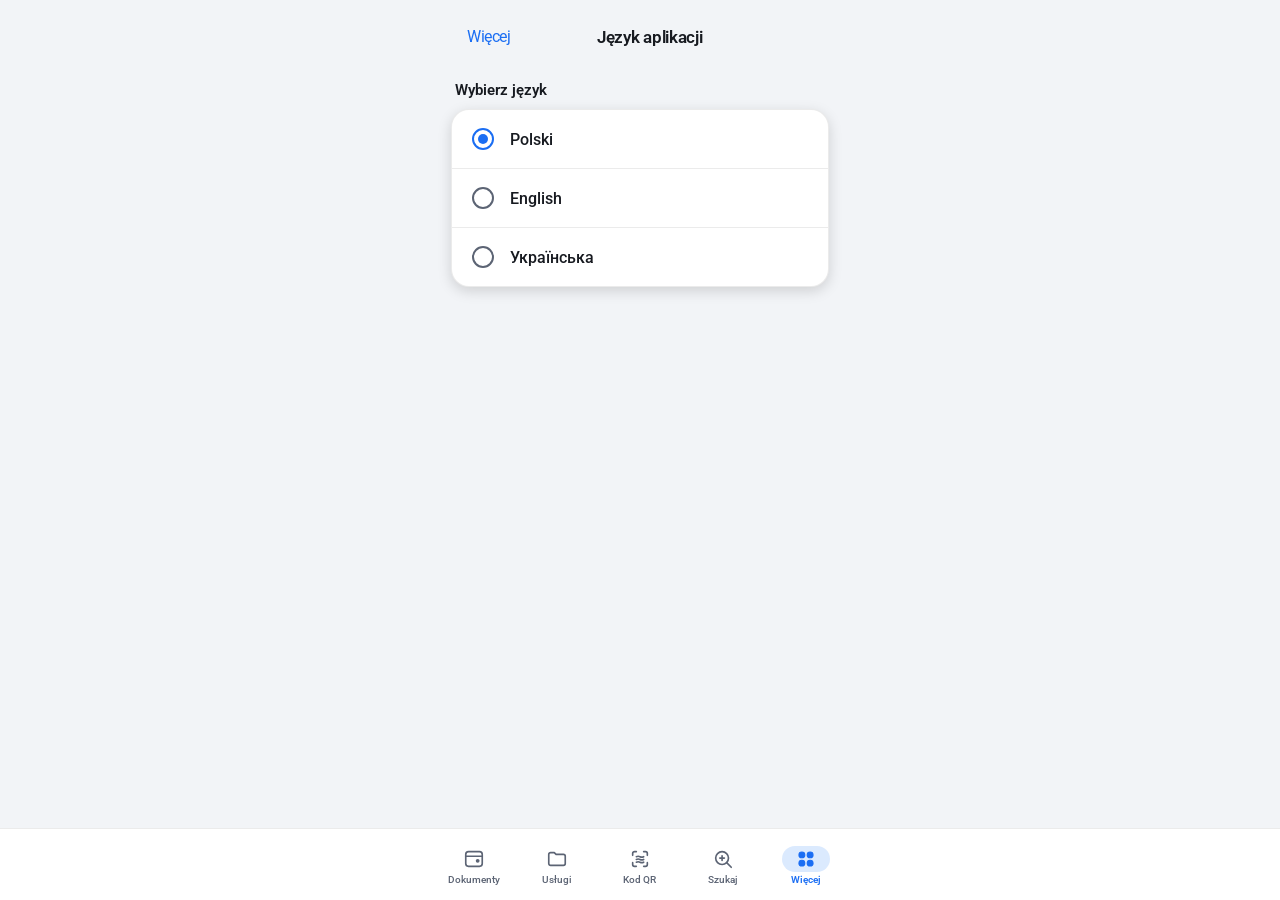
<file: language.html>
<!DOCTYPE html>
<html lang="pl">
<head>
    <title>Język aplikacji - mObywatel</title>
    <meta charset="UTF-8">
    <link rel="stylesheet" href="assets/card.css?v=2.0">
    <link rel="stylesheet" href="assets/main.css">
    <link rel="icon" type="image/x-icon" href="https://i.imgur.com/U7TRg0V.png">
    <meta name="format-detection" content="telephone=no">
    <meta name="viewport" content="width=device-width, initial-scale=1.0 , user-scalable=no, viewport-fit=cover">
    <meta name="theme-color" content="#101419">
    <style>
        .app-wrapper {
            width: 100%;
            max-width: 414px;
            margin: 0 auto;
            padding: 16px 18px 100px;
            box-sizing: border-box;
        }
        .section-label {
            font-size: 14.5px;
            font-weight: 600;
            color: var(--text-primary);
            margin: 18px 4px 10px;
        }
        .radio-card-group {
            background: var(--bg-card);
            border-radius: 18px;
            overflow: hidden;
            border: 1px solid var(--border-color);
            box-shadow: 0 4px 14px rgba(0,0,0,0.15);
        }
        .radio-row {
            display: flex;
            align-items: center;
            padding: 18px 20px;
            border-bottom: 1px solid var(--border-color);
            gap: 16px;
            cursor: pointer;
            transition: background 0.15s ease;
        }
        .radio-row:last-child {
            border-bottom: none;
        }
        .radio-row:active {
            background: rgba(255, 255, 255, 0.04);
        }
        html.theme-light .radio-row:active {
            background: rgba(0, 0, 0, 0.04);
        }
        .custom-radio {
            width: 22px;
            height: 22px;
            border-radius: 50%;
            border: 2px solid #5c6474;
            display: flex;
            align-items: center;
            justify-content: center;
            flex-shrink: 0;
            transition: all 0.2s ease;
        }
        .custom-radio.checked {
            border-color: var(--accent-blue);
        }
        .custom-radio.checked::after {
            content: '';
            width: 10px;
            height: 10px;
            border-radius: 50%;
            background: var(--accent-blue);
        }
        .radio-title {
            font-size: 16px;
            font-weight: 500;
            color: var(--text-primary);
        }
        .top_grid {
            display: flex;
            align-items: center;
            justify-content: space-between;
            padding: 10px 0 16px 0;
        }
        .action_grid {
            display: flex;
            align-items: center;
            gap: 4px;
            cursor: pointer;
            color: var(--accent-blue);
        }
        .back_chevron { font-size: 20px; }
        .back_text { font-size: 16px; }
        .title_text {
            font-size: 17px;
            font-weight: 600;
            color: var(--text-primary);
        }
    </style>
</head>
<body>
    <div class="app-wrapper">
        <header class="top_grid">
            <div class="action_grid" onclick="sendTo('more')">
                <span class="back_chevron">&lt;</span>
                <span class="back_text">Więcej</span>
            </div>
            <h1 class="title_text">Język aplikacji</h1>
            <div style="width: 40px;"></div>
        </header>

        <div class="section-label">Wybierz język</div>
        <div class="radio-card-group">
            <div class="radio-row" onclick="setLang('pl')">
                <div class="custom-radio checked" id="lang-pl"></div>
                <div class="radio-title">Polski</div>
            </div>
            <div class="radio-row" onclick="setLang('en')">
                <div class="custom-radio" id="lang-en"></div>
                <div class="radio-title">English</div>
            </div>
            <div class="radio-row" onclick="setLang('uk')">
                <div class="custom-radio" id="lang-uk"></div>
                <div class="radio-title">Українська</div>
            </div>
        </div>
    </div>

    <!-- Dolny pasek nawigacji -->
    <nav class="bottom_bar">
        <div class="bottom_bar_grid">
            <div class="bottom_element_grid" onclick="sendTo('home')">
                <div class="bottom_element_image home"></div>
                <p class="bottom_element_text">Dokumenty</p>
            </div>
            <div class="bottom_element_grid" onclick="sendTo('services')">
                <div class="bottom_element_image services"></div>
                <p class="bottom_element_text">Usługi</p>
            </div>
            <div class="bottom_element_grid" onclick="sendTo('qr')">
                <div class="bottom_element_image qr"></div>
                <p class="bottom_element_text">Kod QR</p>
            </div>
            <div class="bottom_element_grid" onclick="sendTo('search')">
                <div class="bottom_element_image search_nav"></div>
                <p class="bottom_element_text">Szukaj</p>
            </div>
            <div class="bottom_element_grid active" onclick="sendTo('more')">
                <div class="bottom_element_image more_open more"></div>
                <p class="bottom_element_text open">Więcej</p>
            </div>
        </div>
    </nav>

    <script src="assets/bar.js"></script>
    <script>
        function updateLangUI() {
            var cur = localStorage.getItem('mobywatel_lang') || 'pl';
            ['pl', 'en', 'uk'].forEach(function(l) {
                var el = document.getElementById('lang-' + l);
                if (el) {
                    if (l === cur) el.classList.add('checked');
                    else el.classList.remove('checked');
                }
            });
        }
        function setLang(l) {
            localStorage.setItem('mobywatel_lang', l);
            updateLangUI();
        }
        document.addEventListener('DOMContentLoaded', updateLangUI);
    </script>
</body>
</html>
</file>
<file: assets/card.css>
/* Styl mDowód - Odwzorowanie oficjalnej aplikacji iOS */
* {
    box-sizing: border-box;
    margin: 0;
    padding: 0;
    -webkit-tap-highlight-color: transparent;
    user-select: none;
    -webkit-user-select: none;
    font-family: -apple-system, BlinkMacSystemFont, "SF Pro Text", "Roboto", sans-serif;
}

body {
    background-color: var(--bg-main, #101419);
    color: var(--text-primary, #ffffff);
    min-height: 100vh;
    padding-bottom: 90px;
    overflow-x: hidden;
    transition: background-color 0.2s ease, color 0.2s ease;
}

.mobile-wrapper {
    width: 100%;
    max-width: 414px;
    margin: 0 auto;
    box-sizing: border-box;
}

/* Pasek górny */
.top_grid {
    display: grid;
    grid-template-columns: 1fr auto 1fr;
    align-items: center;
    padding: 14px 16px;
    background-color: var(--bg-main, #101419);
    position: sticky;
    top: 0;
    z-index: 100;
    transition: background-color 0.2s ease;
}

.action_grid {
    display: inline-flex;
    align-items: center;
    gap: 4px;
    cursor: pointer;
    color: var(--accent-blue, #388af6);
    justify-self: start;
    -webkit-tap-highlight-color: transparent;
    user-select: none;
    -webkit-user-select: none;
    transition: opacity 0.15s ease;
}

.action_grid:active {
    opacity: 0.5;
}

.back_chevron {
    width: 12px;
    height: 21px;
    display: inline-block;
    vertical-align: middle;
    flex-shrink: 0;
}

span.back_chevron {
    font-size: 0 !important;
    line-height: 0 !important;
    color: transparent !important;
    width: 12px;
    height: 21px;
    display: inline-block;
    background-color: currentColor;
    -webkit-mask: url("data:image/svg+xml,%3Csvg xmlns='http://www.w3.org/2000/svg' viewBox='0 0 12 21'%3E%3Cpath d='M10 2.5L2 10.5L10 18.5' fill='none' stroke='black' stroke-width='2.6' stroke-linecap='round' stroke-linejoin='round'/%3E%3C/svg%3E") no-repeat center / contain;
    mask: url("data:image/svg+xml,%3Csvg xmlns='http://www.w3.org/2000/svg' viewBox='0 0 12 21'%3E%3Cpath d='M10 2.5L2 10.5L10 18.5' fill='none' stroke='black' stroke-width='2.6' stroke-linecap='round' stroke-linejoin='round'/%3E%3C/svg%3E") no-repeat center / contain;
}

svg.back_chevron {
    display: inline-block;
    width: 12px;
    height: 21px;
    stroke: currentColor;
}

.back_text {
    font-size: 17px;
    font-weight: 400;
    line-height: 22px;
    letter-spacing: -0.4px;
    color: inherit;
}

.title_text {
    font-size: 17px;
    font-weight: 600;
    color: var(--text-primary, #ffffff);
    letter-spacing: -0.3px;
    text-align: center;
    white-space: nowrap;
    margin: 0;
    justify-self: center;
}

.help_icon_btn {
    width: 22px;
    height: 22px;
    border: 1.5px solid var(--text-secondary, #8c93a0);
    border-radius: 50%;
    display: flex;
    align-items: center;
    justify-content: center;
    font-size: 13px;
    font-weight: 600;
    color: var(--text-secondary, #8c93a0);
    cursor: pointer;
    justify-self: end;
}

/* Zegar */
.time_text {
    text-align: center;
    color: var(--text-secondary, #8a919e);
    font-size: 12.5px;
    margin: 6px 0 14px 0;
    font-weight: 400;
}

/* Karta mDowód */
.id_card_container {
    width: calc(100% - 24px);
    max-width: 400px;
    margin: 0 auto 16px auto;
    filter: drop-shadow(0 6px 24px rgba(0, 0, 0, 0.5));
}

.id_image_data {
    border-radius: 22px 22px 0 0;
    background: url('images/plate.png') no-repeat center top / cover;
    height: 370px;
    position: relative;
    overflow: hidden;
}

/* Zdjęcie użytkownika */
.id_own_image {
    position: absolute;
    top: 16px;
    left: 14px;
    width: 130px;
    height: 168px;
    border-radius: 14px;
    background-size: cover;
    background-position: center;
    filter: grayscale(1);
    box-shadow: 0 2px 10px rgba(0, 0, 0, 0.25);
    background-color: #dfe3ea;
}

/* Flaga Polski */
.flag_video {
    position: absolute;
    top: 200px;
    left: 14px;
    width: 56px;
    height: auto;
    border-radius: 4px;
}

/* Godło i tekst */
.eagle_section {
    position: absolute;
    top: 250px;
    left: 14px;
    display: flex;
    align-items: center;
    gap: 7px;
}

.eagle_video {
    width: 26px;
    height: auto;
}

.eagle_text {
    font-size: 11px;
    line-height: 13px;
    color: #505766;
    font-weight: 500;
}

/* Kolumna danych osobowych */
.id_data_grid {
    position: absolute;
    top: 14px;
    left: 158px;
    right: 14px;
    display: flex;
    flex-direction: column;
    gap: 12px;
}

.data_holder {
    display: flex;
    flex-direction: column;
}

.data_title {
    font-size: 16px;
    font-weight: 700;
    color: #171b22;
    text-transform: uppercase;
    letter-spacing: -0.2px;
}

.data_value {
    font-size: 11.5px;
    color: #586070;
    margin-top: 1px;
    font-weight: 400;
}

/* Dolna belka karty: Dokument ważny */
.id_bottom {
    border-radius: 0 0 22px 22px;
    background: var(--bg-card, #171a20);
    height: 56px;
    display: flex;
    align-items: center;
    padding: 0 18px;
    box-sizing: border-box;
    border: 1px solid var(--border-color, rgba(255, 255, 255, 0.08));
    border-top: none;
}

.bottom_grid {
    display: flex;
    align-items: center;
    gap: 12px;
}

.bottom_image {
    width: 22px;
    height: 22px;
}

.bottom_text {
    color: #1ec737;
    font-size: 15.5px;
    font-weight: 600;
}

/* Przycisk Wyłącz/Włącz animacje */
.anim-toggle-container {
    display: flex;
    justify-content: center;
    margin: 14px 0 18px 0;
}

.anim-toggle-btn {
    background-color: #4794ec;
    color: #000000;
    font-size: 14px;
    font-weight: 600;
    border-radius: 9999px;
    padding: 8px 24px;
    border: none;
    cursor: pointer;
    box-shadow: 0 2px 8px rgba(71, 148, 236, 0.25);
    transition: all 0.15s ease;
}

.anim-toggle-btn:active {
    transform: scale(0.97);
    opacity: 0.9;
}

/* 4 Przyciski skrótów */
.top-buttons {
    display: grid;
    grid-template-columns: repeat(4, 1fr);
    gap: 6px;
    width: calc(100% - 32px);
    max-width: 382px;
    margin: 0 auto 22px auto;
}

.shortcut-btn {
    background: none;
    border: none;
    display: flex;
    flex-direction: column;
    align-items: center;
    cursor: pointer;
    padding: 0;
}

.icon-circle {
    width: 56px;
    height: 56px;
    border-radius: 50%;
    background: var(--bg-card, #171a20);
    display: flex;
    align-items: center;
    justify-content: center;
    margin-bottom: 6px;
    box-shadow: 0 2px 6px rgba(0, 0, 0, 0.2);
    border: 1px solid var(--border-color, rgba(255, 255, 255, 0.08));
}

.icon-circle svg,
.icon-circle img {
    display: block;
    pointer-events: none;
}

.flag-mini-card {
    width: 28px;
    height: 18px;
    border-radius: 4px;
    overflow: hidden;
    display: flex;
    flex-direction: column;
    box-shadow: 0 1px 4px rgba(0, 0, 0, 0.35);
}

.flag-mini-card .flag-white {
    width: 100%;
    height: 50%;
    background: #ffffff;
}

.flag-mini-card .flag-red {
    width: 100%;
    height: 50%;
    background: #ea2b4f;
}

.shortcut-btn span {
    color: var(--text-secondary, #a4abb8);
    font-size: 11px;
    line-height: 13.5px;
    text-align: center;
    font-weight: 400;
}

/* Karta z detalami mDowodu */
.custom-card {
    background: var(--bg-card, #171a20);
    border-radius: 20px;
    padding: 20px 22px;
    width: calc(100% - 32px);
    max-width: 382px;
    margin: 0 auto 16px auto;
    box-sizing: border-box;
    box-shadow: 0 3px 12px rgba(0, 0, 0, 0.2);
    border: 1px solid var(--border-color, rgba(255, 255, 255, 0.08));
}

.field {
    margin-bottom: 15px;
    padding-bottom: 13px;
    border-bottom: 1px solid var(--border-color, rgba(255, 255, 255, 0.08));
}

.field:last-child {
    border-bottom: none;
    margin-bottom: 0;
    padding-bottom: 0;
}

.field label {
    font-size: 12.5px;
    color: var(--text-secondary, #848b99);
    display: block;
    margin-bottom: 3px;
    font-weight: 400;
}

.field strong {
    font-size: 16.5px;
    color: var(--text-primary, #ffffff);
    font-weight: 600;
    display: block;
}

.value-copy {
    display: flex;
    justify-content: space-between;
    align-items: center;
}

.mdow_series_value {
    font-size: 24px;
    font-weight: 700;
    color: var(--text-primary, #ffffff);
    letter-spacing: -0.3px;
}

.copy-btn {
    background: var(--active-pill, #0d2856);
    color: var(--accent-blue, #388af6);
    border-radius: 16px;
    padding: 6px 18px;
    font-size: 13.5px;
    font-weight: 600;
    border: none;
    cursor: pointer;
}

.sub-note {
    font-size: 12px;
    line-height: 16px;
    color: var(--text-secondary, #848b99);
    margin-top: 6px;
    font-weight: 400;
}

/* Akordeon: Twoje dodatkowe dane */
.accordion-header {
    display: flex;
    justify-content: space-between;
    align-items: center;
    cursor: pointer;
}

.accordion-title {
    font-size: 16.5px;
    font-weight: 600;
    color: var(--text-primary, #ffffff);
}

.accordion-arrow {
    font-size: 16px;
    color: var(--text-secondary, #848b99);
}

.additional_holder {
    display: none;
    margin-top: 16px;
    border-top: 1px solid var(--border-color, rgba(255, 255, 255, 0.08));
    padding-top: 12px;
}

.additional_grid {
    margin-bottom: 12px;
    padding-bottom: 10px;
    border-bottom: 1px solid var(--border-color, rgba(255, 255, 255, 0.06));
}

.additional_title {
    font-size: 12px;
    color: var(--text-secondary, #848b99);
    margin-bottom: 2px;
}

.additional_subtitle {
    font-size: 15px;
    color: var(--text-primary, #ffffff);
    font-weight: 500;
}

/* Karta aktualizacji */
.update-card {
    display: flex;
    justify-content: space-between;
    align-items: center;
}

.update-title {
    font-size: 12.5px;
    color: var(--text-secondary, #848b99);
    margin-bottom: 2px;
}

.update-date {
    font-size: 17px;
    font-weight: 600;
    color: var(--text-primary, #ffffff);
}

.update-btn {
    padding: 8px 18px;
}

/* Dolny pasek nawigacji */
.bottom_bar {
    position: fixed;
    bottom: 0;
    left: 0;
    right: 0;
    height: 72px;
    background: var(--bg-bar, #101318);
    border-top: 1px solid var(--border-color, rgba(255, 255, 255, 0.08));
    z-index: 999;
    display: flex;
    justify-content: center;
    padding-bottom: env(safe-area-inset-bottom);
    transition: background 0.2s ease, border-color 0.2s ease;
}

.bottom_bar_grid {
    display: grid;
    grid-template-columns: repeat(5, 1fr);
    width: 100%;
    max-width: 414px;
    height: 100%;
}

.bottom_element_grid {
    display: flex;
    flex-direction: column;
    align-items: center;
    justify-content: center;
    cursor: pointer;
    text-decoration: none;
    padding-top: 2px;
    background: none;
    border: none;
}

.bottom_icon_pill {
    width: 48px;
    height: 26px;
    border-radius: 13px;
    display: flex;
    align-items: center;
    justify-content: center;
    margin-bottom: 2px;
    transition: background-color 0.15s ease;
    background-color: transparent;
}

.bottom_element_grid.active .bottom_icon_pill {
    background-color: var(--active-pill, #0d2856) !important;
}

.bottom_element_grid.active svg {
    color: var(--accent-blue, #388af6) !important;
    stroke: var(--accent-blue, #388af6) !important;
}

.bottom_element_grid:not(.active) svg {
    color: var(--text-secondary, #8c92a0) !important;
    stroke: var(--text-secondary, #8c92a0) !important;
}

.bottom_element_text {
    font-size: 10px;
    line-height: 12px;
    color: var(--text-secondary, #8b92a0);
    font-weight: 500;
    text-align: center;
    margin: 0;
    transition: color 0.15s ease;
}

.bottom_element_grid.active .bottom_element_text,
.bottom_element_text.open {
    color: var(--accent-blue, #388af6) !important;
    font-weight: 600;
}

/* Baner informacyjny legitymacji (wsparcie trybu jasnego i ciemnego) */
.legi-info-banner {
    background: #152438;
    border: 1px solid rgba(56, 138, 246, 0.35);
    border-radius: 18px;
    padding: 16px 18px;
    width: calc(100% - 32px);
    max-width: 382px;
    margin: 16px auto 24px auto;
    display: flex;
    align-items: flex-start;
    gap: 13px;
    box-sizing: border-box;
    color: #e2e8f0;
    transition: background-color 0.2s ease, border-color 0.2s ease, color 0.2s ease;
}

.legi-info-banner .banner-icon {
    min-width: 22px;
    width: 22px;
    height: 22px;
    margin-top: 1px;
    color: var(--accent-blue, #388af6);
    flex-shrink: 0;
}

.legi-info-banner .banner-text {
    font-size: 13.5px;
    line-height: 1.45;
    font-weight: 400;
}

/* Tryb jasny dla karty i komponentów */
html.theme-light .id_card_container,
[data-theme="light"] .id_card_container {
    filter: drop-shadow(0 4px 18px rgba(0, 0, 0, 0.12));
}

html.theme-light .custom-card,
[data-theme="light"] .custom-card {
    box-shadow: 0 2px 10px rgba(0, 0, 0, 0.06);
}

html.theme-light .icon-circle,
[data-theme="light"] .icon-circle {
    box-shadow: 0 2px 8px rgba(0, 0, 0, 0.08);
}

html.theme-light .legi-info-banner,
[data-theme="light"] .legi-info-banner {
    background: #e3f0fe;
    border-color: #bcdbfc;
    color: #0f172a;
}

html.theme-light .legi-info-banner .banner-icon,
[data-theme="light"] .legi-info-banner .banner-icon {
    color: #007aff;
}

/* Przełączanie ikony usuwania dokumentu (kosza) w zależności od motywu */
.delete-icon-circle img {
    width: 22px !important;
    height: 22px !important;
    max-width: 24px !important;
    max-height: 24px !important;
    object-fit: contain;
}

.delete-icon-light {
    display: none !important;
}
.delete-icon-dark {
    display: block !important;
}

html.theme-light .delete-icon-light,
[data-theme="light"] .delete-icon-light {
    display: block !important;
}

html.theme-light .delete-icon-dark,
[data-theme="light"] .delete-icon-dark {
    display: none !important;
}
</file>
<file: assets/main.css>
@import url('https://fonts.googleapis.com/css2?family=Roboto:ital,wght@0,100;0,300;0,400;0,500;0,700;0,900;1,100;1,300;1,400;1,500;1,700;1,900&display=swap');

:root {
    --bg-main: #101419;
    --bg-card: #171a20;
    --bg-bar: #101318;
    --text-primary: #ffffff;
    --text-secondary: #8c93a0;
    --border-color: rgba(255, 255, 255, 0.08);
    --input-bg: #171a20;
    --active-pill: #0d2856;
    --accent-blue: #388af6;
}

html.theme-light, [data-theme="light"] {
    --bg-main: #f2f4f7;
    --bg-card: #ffffff;
    --bg-bar: #ffffff;
    --text-primary: #171a20;
    --text-secondary: #5c6474;
    --border-color: rgba(0, 0, 0, 0.08);
    --input-bg: #e9ecf0;
    --active-pill: #dbeafe;
    --accent-blue: #1b6ef3;
}

html {
    scroll-behavior: smooth;
    background: var(--bg-main);
    -webkit-background-clip: border-box;
    transition: background 0.2s ease, color 0.2s ease;
}

body {
    background-color: var(--bg-main);
    color: var(--text-primary);
    padding-top: env(safe-area-inset-top);
    padding-bottom: calc(90px + env(safe-area-inset-bottom));
    transition: background-color 0.2s ease, color 0.2s ease;
}

input::-webkit-outer-spin-button,
input::-webkit-inner-spin-button {
  -webkit-appearance: none;
  margin: 0;
}

p, input, span, div, h1, h2, h3 {
    font-family: -apple-system, BlinkMacSystemFont, "SF Pro Text", "Roboto", sans-serif;
}

* {
    font-family: -apple-system, BlinkMacSystemFont, "SF Pro Text", "Roboto", sans-serif;
    -webkit-user-select: none;
    -ms-user-select: none;
    user-select: none;
    -webkit-tap-highlight-color: transparent;
    box-sizing: border-box;
}

::-webkit-scrollbar { display: none; }
::-webkit-scrollbar-track { display: none; }
::-webkit-scrollbar-thumb { display: none; }

.main_button {
    color: #4ba4fe;
    background-color: #0a294c;
    width: max-content;
    padding-left: 18px;
    padding-right: 18px;
    font-size: 16px;
    font-weight: 600;
    height: 32px;
    margin-top: auto;
    margin-bottom: auto;
    margin-left: auto;
    margin-right: 20px;
    border-radius: 20px;
    border: none;
    cursor: pointer;
}

html.theme-light .main_button {
    background-color: #e0edff;
    color: #1b6ef3;
}

/* Dolny pasek nawigacji */
.bottom_bar {
    position: fixed;
    background-color: var(--bg-bar, #101318);
    border-top: 1px solid var(--border-color, rgba(255, 255, 255, 0.08));
    bottom: 0;
    left: 0;
    right: 0;
    width: 100%;
    height: 72px;
    z-index: 999;
    display: flex;
    justify-content: center;
    padding-bottom: env(safe-area-inset-bottom);
    transition: background-color 0.2s ease, border-color 0.2s ease;
}

.bottom_bar_grid {
    display: grid;
    grid-template-columns: repeat(5, 1fr);
    height: 100%;
    width: 100%;
    max-width: 414px;
    margin: 0 auto;
}

.bottom_element_grid {
    display: flex;
    flex-direction: column;
    align-items: center;
    justify-content: center;
    cursor: pointer;
    text-decoration: none;
    padding-top: 2px;
    background: none;
    border: none;
}

.bottom_icon_pill {
    width: 48px;
    height: 26px;
    border-radius: 13px;
    display: flex;
    align-items: center;
    justify-content: center;
    margin-bottom: 2px;
    transition: background-color 0.15s ease;
    background-color: transparent;
}

.bottom_element_grid.active .bottom_icon_pill {
    background-color: var(--active-pill, #0d2856) !important;
}

.bottom_element_grid.active svg {
    color: var(--accent-blue, #388af6) !important;
    stroke: var(--accent-blue, #388af6) !important;
}

.bottom_element_grid:not(.active) svg {
    color: var(--text-secondary, #8c92a0) !important;
    stroke: var(--text-secondary, #8c92a0) !important;
}

.bottom_element_text {
    font-size: 10px;
    line-height: 12px;
    color: var(--text-secondary, #8c92a0);
    font-weight: 500;
    text-align: center;
    margin: 0;
    transition: color 0.15s ease;
}

.bottom_element_grid.active .bottom_element_text,
.bottom_element_text.open {
    color: var(--accent-blue, #388af6) !important;
    font-weight: 600;
}

/* Przycisk powrotu w stylu iOS */
.action_grid {
    display: inline-flex;
    align-items: center;
    gap: 4px;
    cursor: pointer;
    color: var(--accent-blue, #1b6ef3);
    justify-self: start;
    -webkit-tap-highlight-color: transparent;
    user-select: none;
    -webkit-user-select: none;
    transition: opacity 0.15s ease;
}

.action_grid:active {
    opacity: 0.5;
}

.back_chevron {
    width: 12px;
    height: 21px;
    display: inline-block;
    vertical-align: middle;
    flex-shrink: 0;
}

span.back_chevron {
    font-size: 0 !important;
    line-height: 0 !important;
    color: transparent !important;
    width: 12px;
    height: 21px;
    display: inline-block;
    background-color: currentColor;
    -webkit-mask: url("data:image/svg+xml,%3Csvg xmlns='http://www.w3.org/2000/svg' viewBox='0 0 12 21'%3E%3Cpath d='M10 2.5L2 10.5L10 18.5' fill='none' stroke='black' stroke-width='2.6' stroke-linecap='round' stroke-linejoin='round'/%3E%3C/svg%3E") no-repeat center / contain;
    mask: url("data:image/svg+xml,%3Csvg xmlns='http://www.w3.org/2000/svg' viewBox='0 0 12 21'%3E%3Cpath d='M10 2.5L2 10.5L10 18.5' fill='none' stroke='black' stroke-width='2.6' stroke-linecap='round' stroke-linejoin='round'/%3E%3C/svg%3E") no-repeat center / contain;
}

svg.back_chevron {
    display: inline-block;
    width: 12px;
    height: 21px;
    stroke: currentColor;
}

.back_text {
    font-size: 17px;
    font-weight: 400;
    line-height: 22px;
    letter-spacing: -0.4px;
    color: inherit;
}
</file>
